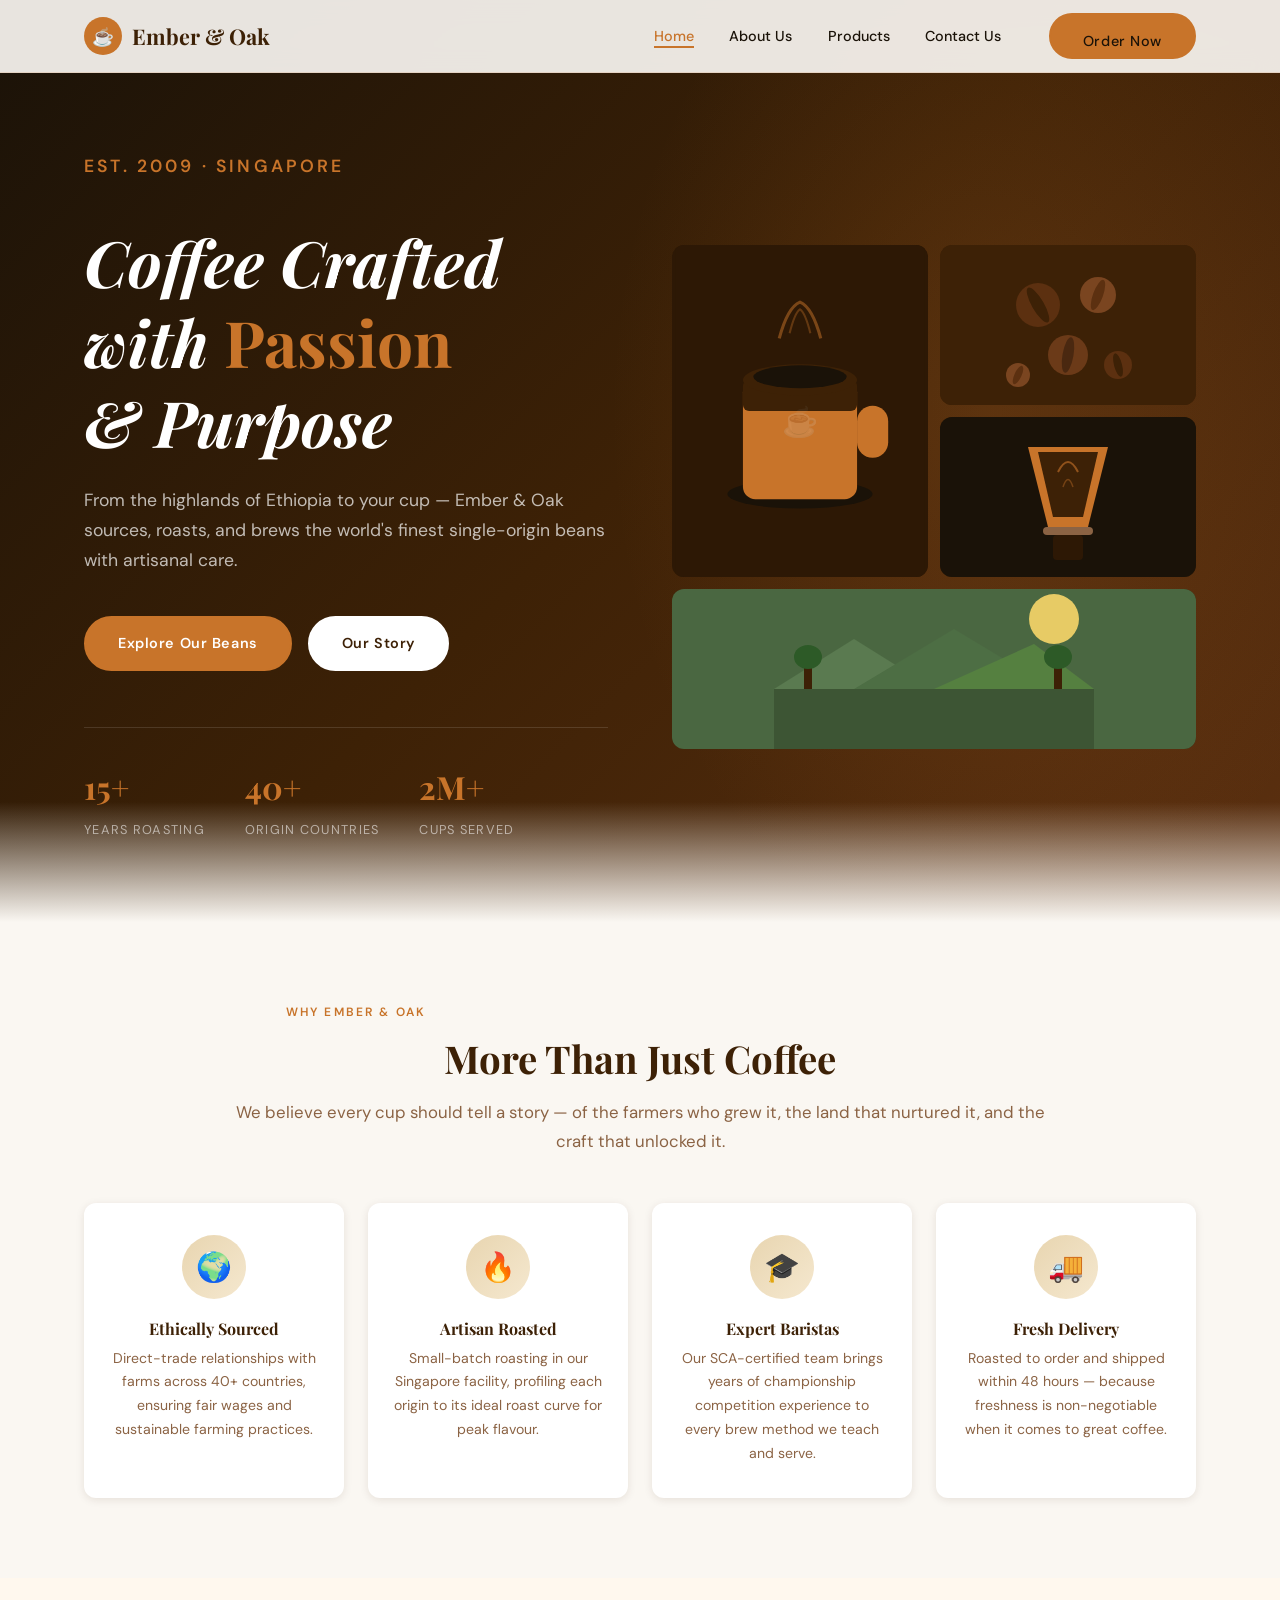
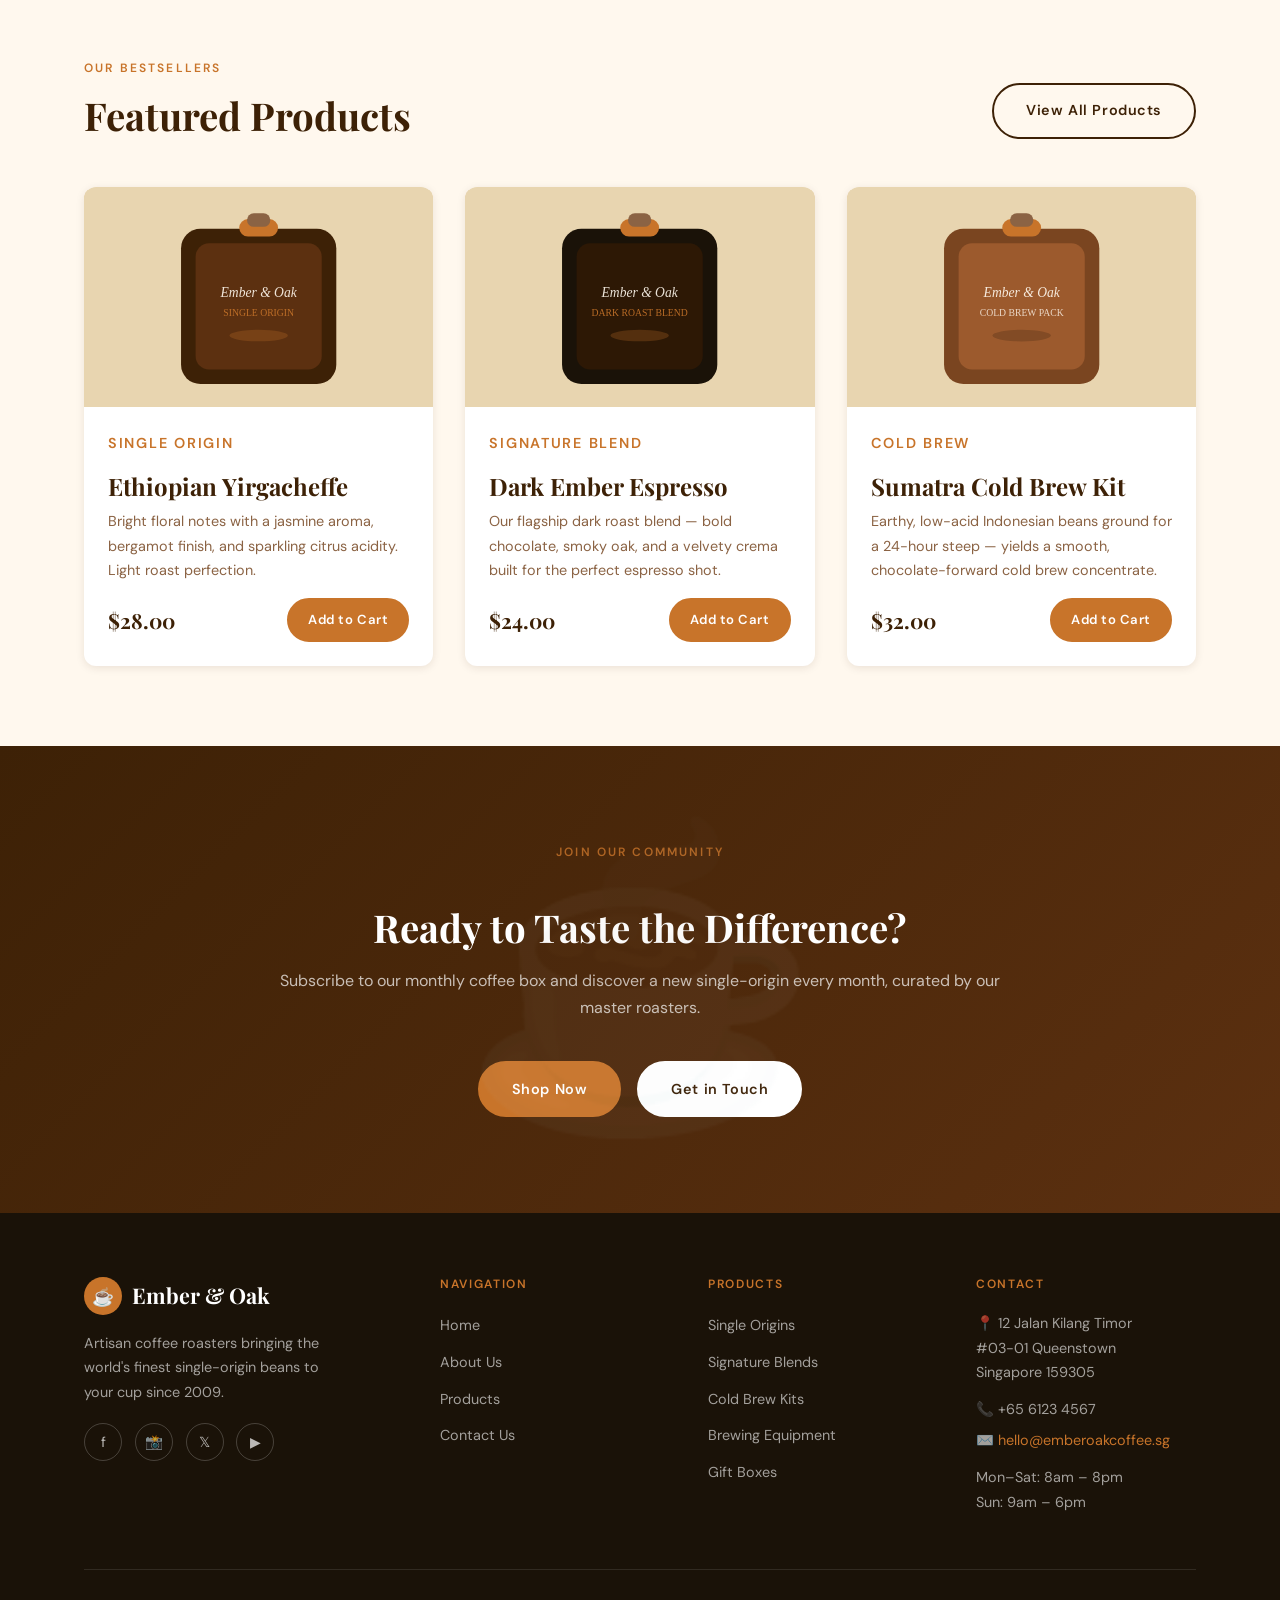
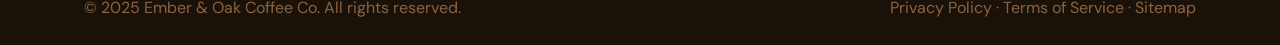
<file: index.html>
<!DOCTYPE html>
<html lang="en">
<head>
  <meta charset="UTF-8" />
  <meta name="viewport" content="width=device-width, initial-scale=1.0" />
  <title>Ember &amp; Oak Coffee Co. — Artisan Coffee Singapore</title>
  <link rel="stylesheet" href="style.css" />
</head>
<body>

  <!-- ╔══════════════════════════════╗
       ║         HEADER / NAV         ║
       ╚══════════════════════════════╝ -->
  <header class="site-header" id="siteHeader">
    <div class="wrapper header-inner">
      <a href="index.html" class="logo">
        <span class="logo-icon">☕</span>
        Ember &amp; Oak
      </a>
      <nav class="site-nav" aria-label="Main navigation">
        <ul>
          <li><a href="index.html" class="active">Home</a></li>
          <li><a href="aboutus.html">About Us</a></li>
          <li><a href="products.html">Products</a></li>
          <li><a href="contactus.html">Contact Us</a></li>
          <li><a href="contactus.html" class="btn btn-primary nav-cta">Order Now</a></li>
        </ul>
      </nav>
      <button class="hamburger" id="hamburger" aria-label="Toggle menu">
        <span></span><span></span><span></span>
      </button>
    </div>
  </header>

  <main>

    <!-- ══ HERO ══ -->
    <section class="home-hero">
      <div class="wrapper">
        <div class="hero-inner">
          <div class="hero-text">
            <p class="section-label">Est. 2009 · Singapore</p>
            <h1>Coffee Crafted<br>with <em>Passion</em><br>&amp; Purpose</h1>
            <p>From the highlands of Ethiopia to your cup — Ember &amp; Oak sources, roasts, and brews the world's finest single-origin beans with artisanal care.</p>
            <div class="hero-btns">
              <a href="products.html" class="btn btn-primary">Explore Our Beans</a>
              <a href="aboutus.html" class="btn btn-white">Our Story</a>
            </div>
            <div class="hero-stats">
              <div>
                <span class="stat-num">15+</span>
                <span class="stat-label">Years Roasting</span>
              </div>
              <div>
                <span class="stat-num">40+</span>
                <span class="stat-label">Origin Countries</span>
              </div>
              <div>
                <span class="stat-num">2M+</span>
                <span class="stat-label">Cups Served</span>
              </div>
            </div>
          </div>

          <!-- Illustrated mosaic (AI-generated SVG placeholder art) -->
          <div class="hero-visual" aria-hidden="true">
            <!-- Cup illustration -->
            <div class="hero-img tall">
              <svg viewBox="0 0 240 320" xmlns="http://www.w3.org/2000/svg" style="background:#2d1805">
                <rect width="240" height="320" fill="#2d1805"/>
                <ellipse cx="120" cy="240" rx="70" ry="14" fill="#1a1208"/>
                <rect x="65" y="130" width="110" height="115" rx="12" fill="#c8742a"/>
                <rect x="65" y="130" width="110" height="30" rx="6" fill="#3d2106"/>
                <rect x="175" y="155" width="30" height="50" rx="15" fill="#c8742a"/>
                <ellipse cx="120" cy="130" rx="55" ry="15" fill="#3d2106"/>
                <ellipse cx="120" cy="127" rx="45" ry="11" fill="#1a1208"/>
                <path d="M100 90 Q108 60 120 55 Q132 60 140 90" stroke="rgba(200,116,42,.5)" stroke-width="3" fill="none"/>
                <path d="M110 85 Q115 65 120 62 Q125 65 130 85" stroke="rgba(200,116,42,.35)" stroke-width="2" fill="none"/>
                <text x="120" y="180" text-anchor="middle" font-size="28" fill="rgba(255,248,238,.15)" font-family="Georgia">☕</text>
              </svg>
            </div>
            <!-- Coffee beans -->
            <div class="hero-img">
              <svg viewBox="0 0 160 160" xmlns="http://www.w3.org/2000/svg" style="background:#3d2106">
                <rect width="160" height="160" fill="#3d2106"/>
                <circle cx="50" cy="60" r="22" fill="#5c3010"/>
                <ellipse cx="50" cy="60" rx="6" ry="20" fill="#3d2106" transform="rotate(-30 50 60)"/>
                <circle cx="110" cy="50" r="18" fill="#7a4520"/>
                <ellipse cx="110" cy="50" rx="5" ry="16" fill="#5c3010" transform="rotate(20 110 50)"/>
                <circle cx="80" cy="110" r="20" fill="#6b3a18"/>
                <ellipse cx="80" cy="110" rx="5.5" ry="18" fill="#4a2810" transform="rotate(10 80 110)"/>
                <circle cx="130" cy="120" r="14" fill="#5c3010"/>
                <ellipse cx="130" cy="120" rx="4" ry="12" fill="#3d2106" transform="rotate(-15 130 120)"/>
                <circle cx="30" cy="130" r="12" fill="#7a4520"/>
                <ellipse cx="30" cy="130" rx="3.5" ry="10" fill="#5c3010" transform="rotate(25 30 130)"/>
              </svg>
            </div>
            <!-- Pour over -->
            <div class="hero-img">
              <svg viewBox="0 0 160 160" xmlns="http://www.w3.org/2000/svg" style="background:#1a1208">
                <rect width="160" height="160" fill="#1a1208"/>
                <polygon points="40,30 120,30 100,110 60,110" fill="#c8742a"/>
                <polygon points="50,35 110,35 95,100 65,100" fill="#3d2106"/>
                <rect x="55" y="110" width="50" height="8" rx="4" fill="#8b6344"/>
                <rect x="65" y="118" width="30" height="25" rx="4" fill="#2d1805"/>
                <path d="M70 55 Q80 35 90 55" stroke="rgba(200,116,42,.6)" stroke-width="2" fill="none"/>
                <path d="M75 70 Q80 55 85 70" stroke="rgba(200,116,42,.4)" stroke-width="1.5" fill="none"/>
              </svg>
            </div>
            <!-- Farm panorama -->
            <div class="hero-img span2">
              <svg viewBox="0 0 320 160" xmlns="http://www.w3.org/2000/svg" style="background:#4a6741">
                <rect width="320" height="160" fill="#4a6741"/>
                <rect y="100" width="320" height="60" fill="#3d5534"/>
                <polygon points="0,100 80,50 160,100" fill="#5a7a50"/>
                <polygon points="80,100 180,40 280,100" fill="#4d6e44"/>
                <polygon points="160,100 260,55 320,100" fill="#558040"/>
                <circle cx="280" cy="30" r="25" fill="#f9d66a" opacity=".9"/>
                <rect x="30" y="75" width="8" height="25" fill="#3d2106"/>
                <ellipse cx="34" cy="68" rx="14" ry="12" fill="#2d5a27"/>
                <rect x="280" y="75" width="8" height="25" fill="#3d2106"/>
                <ellipse cx="284" cy="68" rx="14" ry="12" fill="#2d5a27"/>
              </svg>
            </div>
          </div>
        </div>
      </div>
    </section>

    <!-- ══ WHY CHOOSE US ══ -->
    <section class="section">
      <div class="wrapper">
        <div style="text-align:center">
          <p class="section-label">Why Ember &amp; Oak</p>
          <h2 class="section-title">More Than Just Coffee</h2>
          <p class="section-sub" style="margin:0 auto 3rem">We believe every cup should tell a story — of the farmers who grew it, the land that nurtured it, and the craft that unlocked it.</p>
        </div>
        <div class="features-grid">
          <div class="feature-card fade-in">
            <div class="feature-icon">🌍</div>
            <h3>Ethically Sourced</h3>
            <p>Direct-trade relationships with farms across 40+ countries, ensuring fair wages and sustainable farming practices.</p>
          </div>
          <div class="feature-card fade-in">
            <div class="feature-icon">🔥</div>
            <h3>Artisan Roasted</h3>
            <p>Small-batch roasting in our Singapore facility, profiling each origin to its ideal roast curve for peak flavour.</p>
          </div>
          <div class="feature-card fade-in">
            <div class="feature-icon">🎓</div>
            <h3>Expert Baristas</h3>
            <p>Our SCA-certified team brings years of championship competition experience to every brew method we teach and serve.</p>
          </div>
          <div class="feature-card fade-in">
            <div class="feature-icon">🚚</div>
            <h3>Fresh Delivery</h3>
            <p>Roasted to order and shipped within 48 hours — because freshness is non-negotiable when it comes to great coffee.</p>
          </div>
        </div>
      </div>
    </section>

    <!-- ══ FEATURED PRODUCTS ══ -->
    <section class="section section--alt">
      <div class="wrapper">
        <div style="display:flex;align-items:flex-end;justify-content:space-between;flex-wrap:wrap;gap:1.5rem;margin-bottom:3rem">
          <div>
            <p class="section-label">Our Bestsellers</p>
            <h2 class="section-title" style="margin-bottom:0">Featured Products</h2>
          </div>
          <a href="products.html" class="btn btn-outline">View All Products</a>
        </div>
        <div class="product-grid">

          <article class="product-card fade-in">
            <div class="product-img">
              <svg viewBox="0 0 360 220" xmlns="http://www.w3.org/2000/svg" style="background:#e8d5b0">
                <rect width="360" height="220" fill="#e8d5b0"/>
                <!-- Bag shape -->
                <rect x="100" y="40" width="160" height="160" rx="20" fill="#3d2106"/>
                <rect x="115" y="55" width="130" height="130" rx="14" fill="#5c3010"/>
                <text x="180" y="110" text-anchor="middle" font-size="14" fill="rgba(255,248,238,.9)" font-family="Georgia" font-style="italic">Ember &amp; Oak</text>
                <text x="180" y="130" text-anchor="middle" font-size="10" fill="rgba(200,116,42,.9)" font-family="Georgia">SINGLE ORIGIN</text>
                <ellipse cx="180" cy="150" rx="30" ry="6" fill="rgba(200,116,42,.25)"/>
                <rect x="160" y="30" width="40" height="18" rx="9" fill="#c8742a"/>
                <rect x="168" y="24" width="24" height="14" rx="7" fill="#8b6344"/>
              </svg>
            </div>
            <div class="product-body">
              <p class="product-category">Single Origin</p>
              <h3>Ethiopian Yirgacheffe</h3>
              <p>Bright floral notes with a jasmine aroma, bergamot finish, and sparkling citrus acidity. Light roast perfection.</p>
              <div class="product-footer">
                <span class="price">$28.00</span>
                <a href="products.html" class="btn btn-primary" style="padding:.55rem 1.2rem;font-size:.82rem">Add to Cart</a>
              </div>
            </div>
          </article>

          <article class="product-card fade-in">
            <div class="product-img">
              <svg viewBox="0 0 360 220" xmlns="http://www.w3.org/2000/svg" style="background:#e8d5b0">
                <rect width="360" height="220" fill="#e8d5b0"/>
                <rect x="100" y="40" width="160" height="160" rx="20" fill="#1a1208"/>
                <rect x="115" y="55" width="130" height="130" rx="14" fill="#2d1805"/>
                <text x="180" y="110" text-anchor="middle" font-size="14" fill="rgba(255,248,238,.9)" font-family="Georgia" font-style="italic">Ember &amp; Oak</text>
                <text x="180" y="130" text-anchor="middle" font-size="10" fill="rgba(200,116,42,.9)" font-family="Georgia">DARK ROAST BLEND</text>
                <ellipse cx="180" cy="150" rx="30" ry="6" fill="rgba(200,116,42,.25)"/>
                <rect x="160" y="30" width="40" height="18" rx="9" fill="#c8742a"/>
                <rect x="168" y="24" width="24" height="14" rx="7" fill="#8b6344"/>
              </svg>
            </div>
            <div class="product-body">
              <p class="product-category">Signature Blend</p>
              <h3>Dark Ember Espresso</h3>
              <p>Our flagship dark roast blend — bold chocolate, smoky oak, and a velvety crema built for the perfect espresso shot.</p>
              <div class="product-footer">
                <span class="price">$24.00</span>
                <a href="products.html" class="btn btn-primary" style="padding:.55rem 1.2rem;font-size:.82rem">Add to Cart</a>
              </div>
            </div>
          </article>

          <article class="product-card fade-in">
            <div class="product-img">
              <svg viewBox="0 0 360 220" xmlns="http://www.w3.org/2000/svg" style="background:#e8d5b0">
                <rect width="360" height="220" fill="#e8d5b0"/>
                <rect x="100" y="40" width="160" height="160" rx="20" fill="#7a4520"/>
                <rect x="115" y="55" width="130" height="130" rx="14" fill="#9c5a2d"/>
                <text x="180" y="110" text-anchor="middle" font-size="14" fill="rgba(255,248,238,.9)" font-family="Georgia" font-style="italic">Ember &amp; Oak</text>
                <text x="180" y="130" text-anchor="middle" font-size="10" fill="rgba(255,248,238,.8)" font-family="Georgia">COLD BREW PACK</text>
                <ellipse cx="180" cy="150" rx="30" ry="6" fill="rgba(26,18,8,.2)"/>
                <rect x="160" y="30" width="40" height="18" rx="9" fill="#c8742a"/>
                <rect x="168" y="24" width="24" height="14" rx="7" fill="#8b6344"/>
              </svg>
            </div>
            <div class="product-body">
              <p class="product-category">Cold Brew</p>
              <h3>Sumatra Cold Brew Kit</h3>
              <p>Earthy, low-acid Indonesian beans ground for a 24-hour steep — yields a smooth, chocolate-forward cold brew concentrate.</p>
              <div class="product-footer">
                <span class="price">$32.00</span>
                <a href="products.html" class="btn btn-primary" style="padding:.55rem 1.2rem;font-size:.82rem">Add to Cart</a>
              </div>
            </div>
          </article>

        </div>
      </div>
    </section>

    <!-- ══ CTA BANNER ══ -->
    <section class="cta-banner">
      <div class="wrapper">
        <p class="section-label" style="color:rgba(200,116,42,.8)">Join Our Community</p>
        <h2>Ready to Taste the Difference?</h2>
        <p>Subscribe to our monthly coffee box and discover a new single-origin every month, curated by our master roasters.</p>
        <div style="display:flex;gap:1rem;justify-content:center;flex-wrap:wrap">
          <a href="products.html" class="btn btn-primary">Shop Now</a>
          <a href="contactus.html" class="btn btn-white">Get in Touch</a>
        </div>
      </div>
    </section>

  </main>

  <!-- ╔══════════════════════════════╗
       ║            FOOTER            ║
       ╚══════════════════════════════╝ -->
  <footer class="site-footer">
    <div class="wrapper">
      <div class="footer-grid">
        <div class="footer-brand">
          <a href="index.html" class="logo"><span class="logo-icon">☕</span> Ember &amp; Oak</a>
          <p>Artisan coffee roasters bringing the world's finest single-origin beans to your cup since 2009.</p>
          <div class="social-icons" style="margin-top:1.2rem">
            <a href="#" class="social-icon" aria-label="Facebook">f</a>
            <a href="#" class="social-icon" aria-label="Instagram">📸</a>
            <a href="#" class="social-icon" aria-label="Twitter">𝕏</a>
            <a href="#" class="social-icon" aria-label="YouTube">▶</a>
          </div>
        </div>
        <div class="footer-col">
          <h4>Navigation</h4>
          <ul>
            <li><a href="index.html">Home</a></li>
            <li><a href="aboutus.html">About Us</a></li>
            <li><a href="products.html">Products</a></li>
            <li><a href="contactus.html">Contact Us</a></li>
          </ul>
        </div>
        <div class="footer-col">
          <h4>Products</h4>
          <ul>
            <li><a href="products.html">Single Origins</a></li>
            <li><a href="products.html">Signature Blends</a></li>
            <li><a href="products.html">Cold Brew Kits</a></li>
            <li><a href="products.html">Brewing Equipment</a></li>
            <li><a href="products.html">Gift Boxes</a></li>
          </ul>
        </div>
        <div class="footer-col footer-contact">
          <h4>Contact</h4>
          <p>📍 12 Jalan Kilang Timor<br>#03-01 Queenstown<br>Singapore 159305</p>
          <p style="margin-top:.8rem">📞 +65 6123 4567</p>
          <p>✉️ <a href="mailto:hello@emberoakcoffee.sg">hello@emberoakcoffee.sg</a></p>
          <p style="margin-top:.8rem">Mon–Sat: 8am – 8pm<br>Sun: 9am – 6pm</p>
        </div>
      </div>
      <div class="footer-bottom">
        <p>© 2025 Ember &amp; Oak Coffee Co. All rights reserved.</p>
        <p>Privacy Policy · Terms of Service · Sitemap</p>
      </div>
    </div>
  </footer>

  <script>
    // Sticky header shadow on scroll
    const header = document.getElementById('siteHeader');
    window.addEventListener('scroll', () => {
      header.classList.toggle('scrolled', window.scrollY > 20);
    });

    // Intersection Observer — fade-in animation
    const io = new IntersectionObserver((entries) => {
      entries.forEach(e => { if (e.isIntersecting) { e.target.classList.add('visible'); io.unobserve(e.target); } });
    }, { threshold: 0.12 });
    document.querySelectorAll('.fade-in').forEach(el => io.observe(el));
  </script>
</body>
</html>
</file>
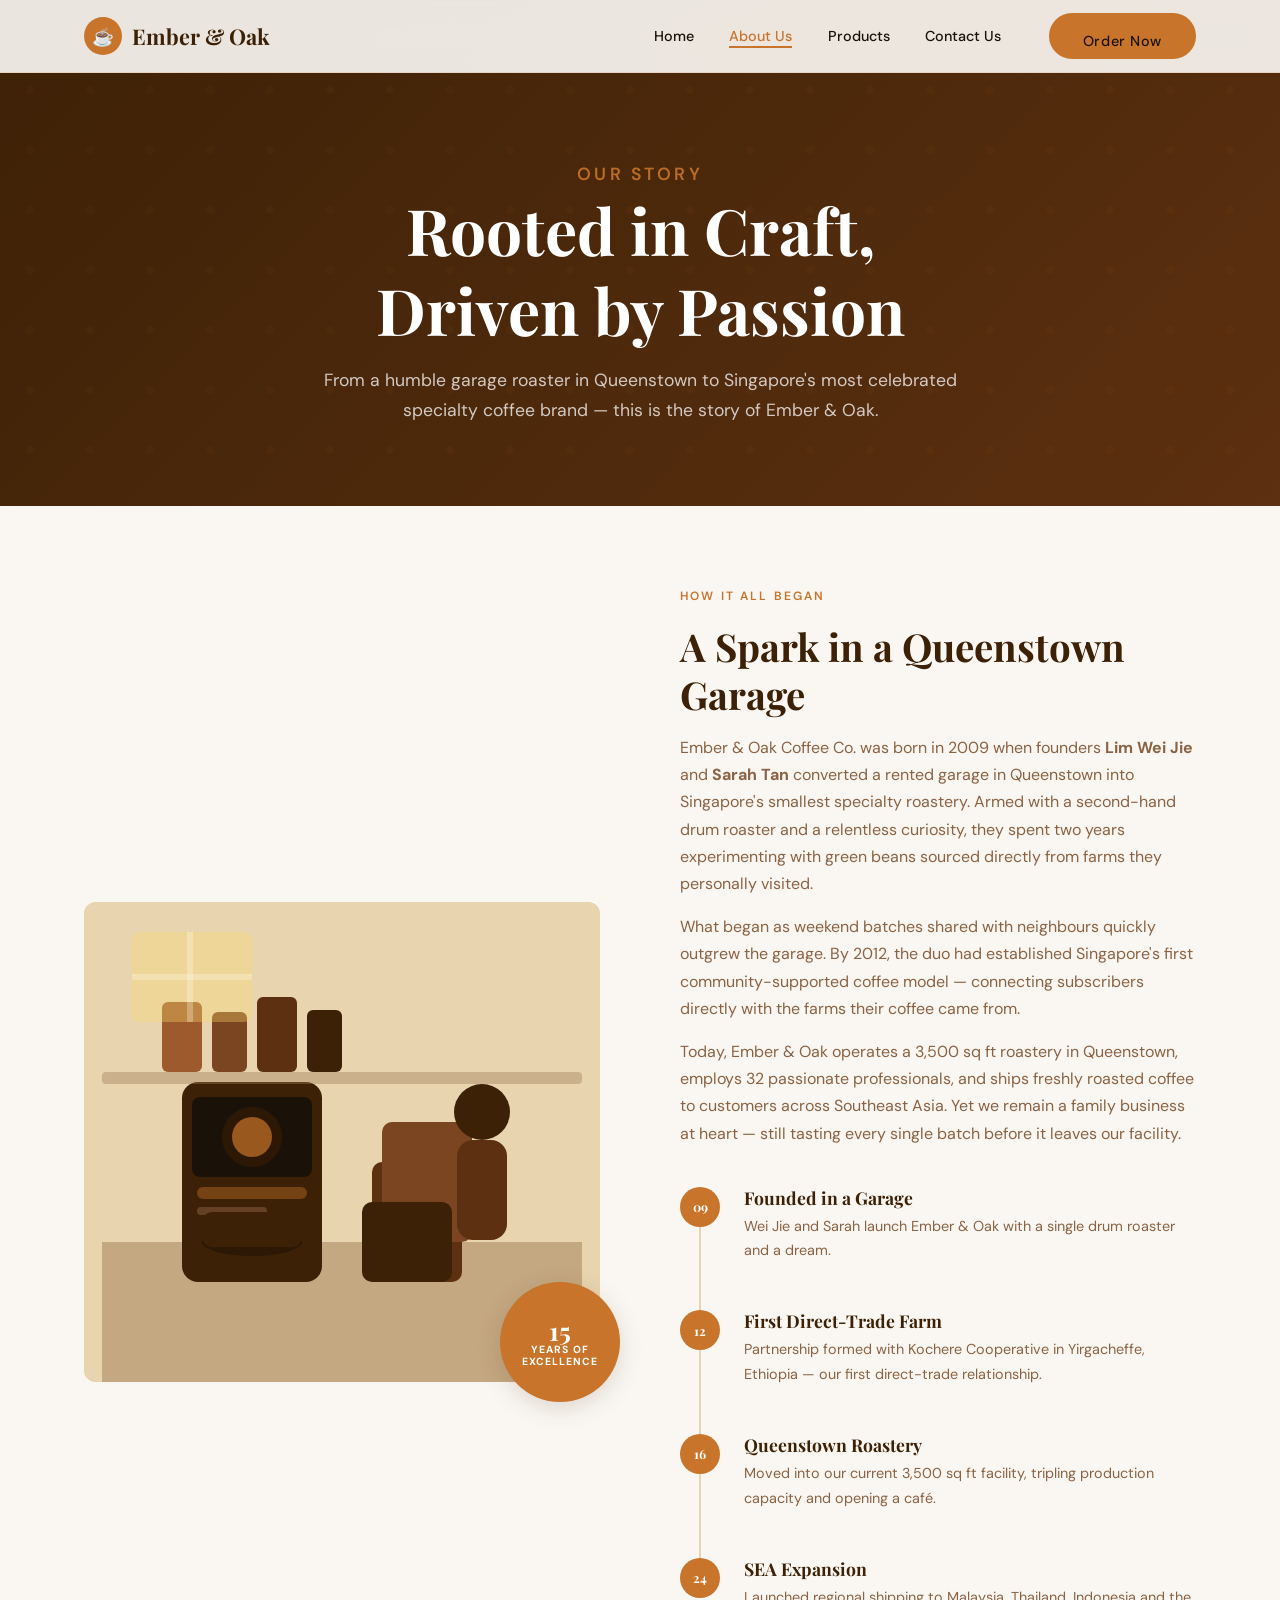
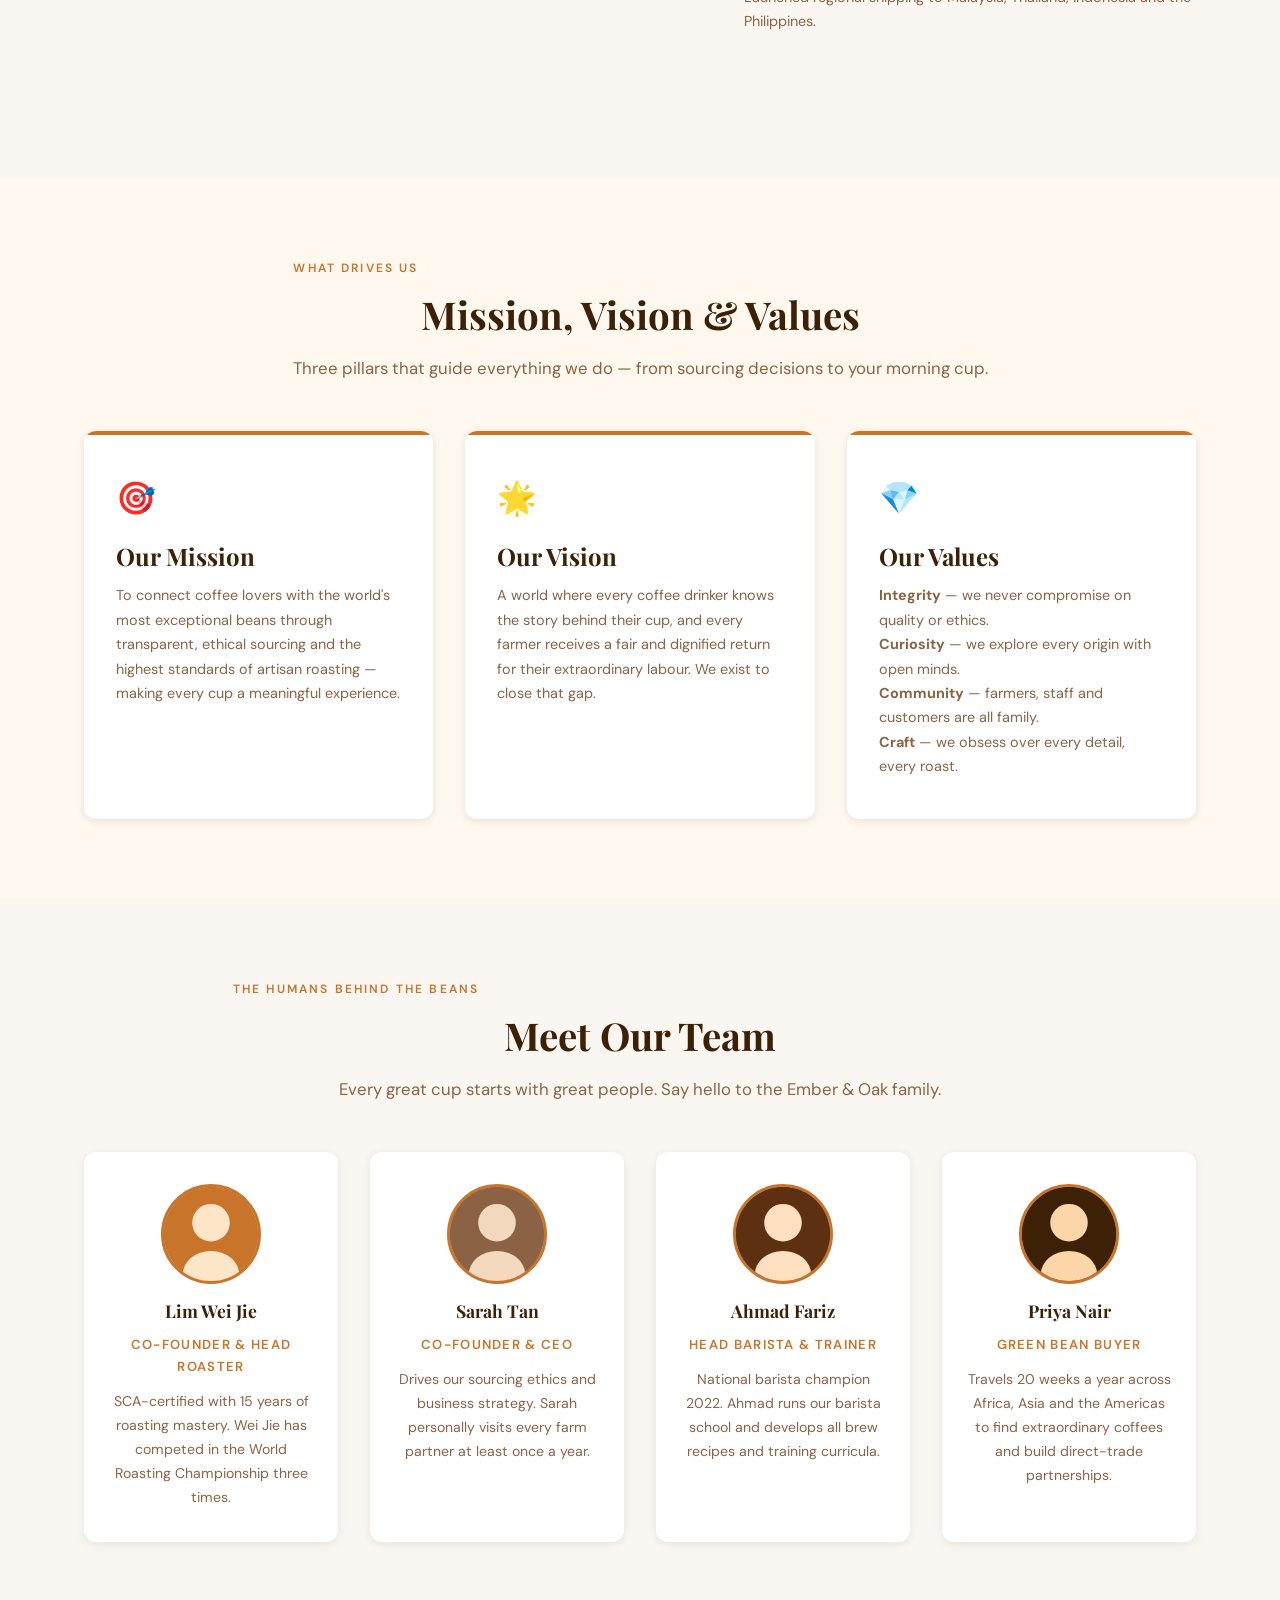
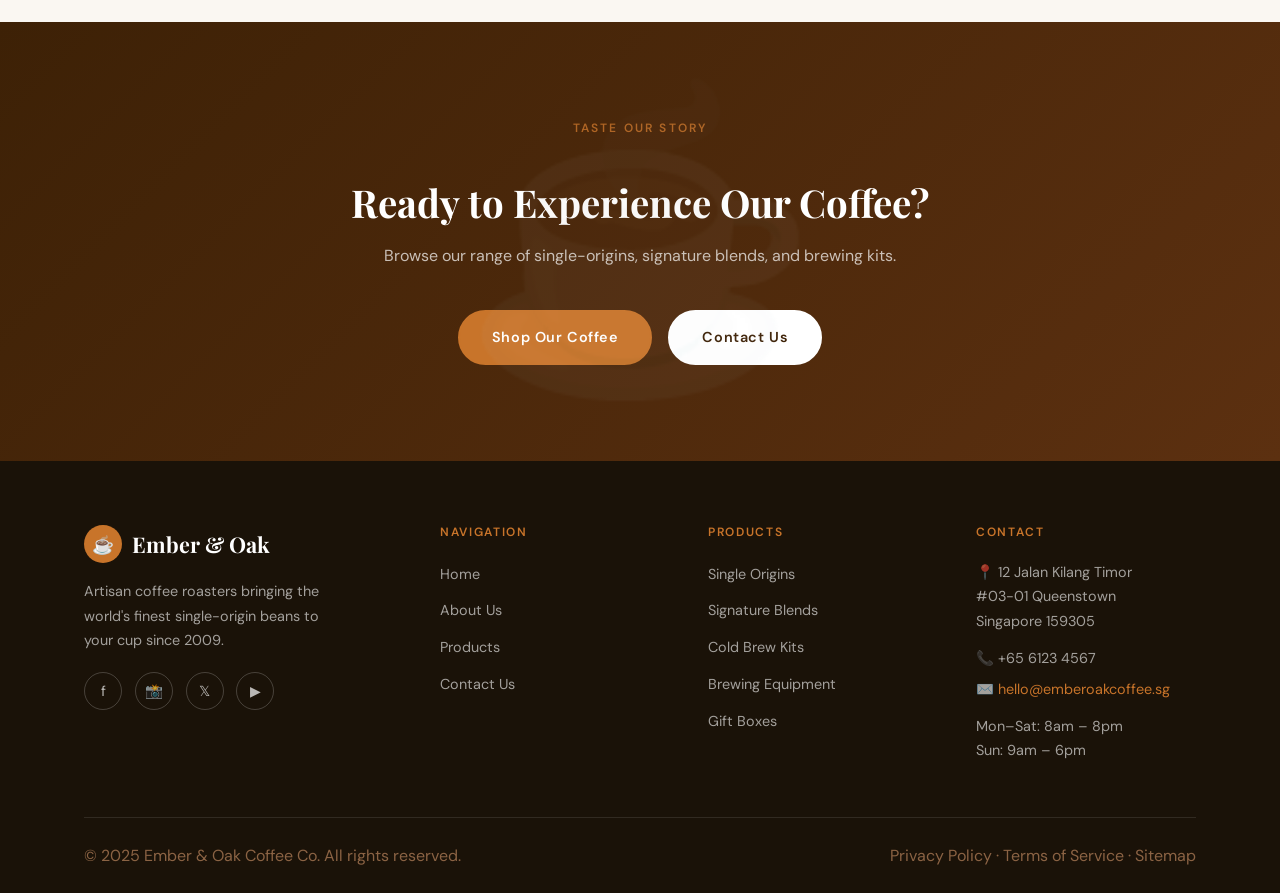
<file: aboutus.html>
<!DOCTYPE html>
<html lang="en">
<head>
  <meta charset="UTF-8" />
  <meta name="viewport" content="width=device-width, initial-scale=1.0" />
  <title>About Us — Ember &amp; Oak Coffee Co.</title>
  <link rel="stylesheet" href="style.css" />
</head>
<body>

  <!-- HEADER -->
  <header class="site-header" id="siteHeader">
    <div class="wrapper header-inner">
      <a href="index.html" class="logo">
        <span class="logo-icon">☕</span>
        Ember &amp; Oak
      </a>
      <nav class="site-nav" aria-label="Main navigation">
        <ul>
          <li><a href="index.html">Home</a></li>
          <li><a href="aboutus.html" class="active">About Us</a></li>
          <li><a href="products.html">Products</a></li>
          <li><a href="contactus.html">Contact Us</a></li>
          <li><a href="contactus.html" class="btn btn-primary nav-cta">Order Now</a></li>
        </ul>
      </nav>
      <button class="hamburger" id="hamburger" aria-label="Toggle menu">
        <span></span><span></span><span></span>
      </button>
    </div>
  </header>

  <main>

    <!-- PAGE HERO -->
    <section class="page-hero">
      <div class="wrapper page-hero-content">
        <p class="section-label">Our Story</p>
        <h1>Rooted in Craft,<br>Driven by Passion</h1>
        <p>From a humble garage roaster in Queenstown to Singapore's most celebrated specialty coffee brand — this is the story of Ember &amp; Oak.</p>
      </div>
    </section>

    <!-- OUR STORY -->
    <section class="section">
      <div class="wrapper">
        <div class="story-grid">
          <div class="story-img-wrap fade-in">
            <div class="story-img-main">
              <svg viewBox="0 0 480 480" xmlns="http://www.w3.org/2000/svg" style="background:#e8d5b0">
                <rect width="480" height="480" fill="#e8d5b0"/>
                <!-- Roastery interior scene -->
                <rect y="340" width="480" height="140" fill="#c4a882"/>
                <!-- Roaster machine -->
                <rect x="80" y="180" width="140" height="200" rx="16" fill="#3d2106"/>
                <rect x="90" y="195" width="120" height="80" rx="8" fill="#1a1208"/>
                <circle cx="150" cy="235" r="30" fill="#2d1805"/>
                <circle cx="150" cy="235" r="20" fill="#c8742a" opacity=".7"/>
                <rect x="95" y="285" width="110" height="12" rx="6" fill="#c8742a" opacity=".4"/>
                <rect x="95" y="305" width="70" height="8" rx="4" fill="#8b6344" opacity=".5"/>
                <!-- Drum -->
                <ellipse cx="150" cy="340" rx="50" ry="14" fill="#2d1805"/>
                <rect x="100" y="310" width="100" height="35" rx="10" fill="#3d2106"/>
                <!-- Bags stacked -->
                <rect x="270" y="260" width="90" height="120" rx="10" fill="#5c3010"/>
                <rect x="280" y="220" width="90" height="120" rx="10" fill="#7a4520"/>
                <rect x="260" y="300" width="90" height="80" rx="10" fill="#3d2106"/>
                <!-- Shelf -->
                <rect x="0" y="170" width="480" height="12" rx="4" fill="#9c7a55" opacity=".4"/>
                <rect x="60" y="100" width="40" height="70" rx="6" fill="#9c5a2d"/>
                <rect x="110" y="110" width="35" height="60" rx="6" fill="#7a4520"/>
                <rect x="155" y="95" width="40" height="75" rx="6" fill="#5c3010"/>
                <rect x="205" y="108" width="35" height="62" rx="6" fill="#3d2106"/>
                <!-- Person silhouette -->
                <circle cx="380" cy="210" r="28" fill="#3d2106"/>
                <rect x="355" y="238" width="50" height="100" rx="16" fill="#5c3010"/>
                <!-- Window with light -->
                <rect x="30" y="30" width="120" height="90" rx="8" fill="#f9d66a" opacity=".35"/>
                <rect x="85" y="30" width="6" height="90" fill="rgba(255,248,238,.3)"/>
                <rect x="30" y="72" width="120" height="6" fill="rgba(255,248,238,.3)"/>
              </svg>
            </div>
            <div class="story-badge">
              <span>15</span>
              <small>Years of<br>Excellence</small>
            </div>
          </div>

          <div class="story-text fade-in">
            <p class="section-label">How It All Began</p>
            <h2 class="section-title">A Spark in a Queenstown Garage</h2>
            <p>Ember &amp; Oak Coffee Co. was born in 2009 when founders <strong>Lim Wei Jie</strong> and <strong>Sarah Tan</strong> converted a rented garage in Queenstown into Singapore's smallest specialty roastery. Armed with a second-hand drum roaster and a relentless curiosity, they spent two years experimenting with green beans sourced directly from farms they personally visited.</p>
            <p>What began as weekend batches shared with neighbours quickly outgrew the garage. By 2012, the duo had established Singapore's first community-supported coffee model — connecting subscribers directly with the farms their coffee came from.</p>
            <p>Today, Ember &amp; Oak operates a 3,500 sq ft roastery in Queenstown, employs 32 passionate professionals, and ships freshly roasted coffee to customers across Southeast Asia. Yet we remain a family business at heart — still tasting every single batch before it leaves our facility.</p>

            <div class="timeline" style="margin-top:2.5rem">
              <div class="timeline-item">
                <div class="tl-dot">09</div>
                <div class="tl-content">
                  <h4>Founded in a Garage</h4>
                  <p>Wei Jie and Sarah launch Ember &amp; Oak with a single drum roaster and a dream.</p>
                </div>
              </div>
              <div class="timeline-item">
                <div class="tl-dot">12</div>
                <div class="tl-content">
                  <h4>First Direct-Trade Farm</h4>
                  <p>Partnership formed with Kochere Cooperative in Yirgacheffe, Ethiopia — our first direct-trade relationship.</p>
                </div>
              </div>
              <div class="timeline-item">
                <div class="tl-dot">16</div>
                <div class="tl-content">
                  <h4>Queenstown Roastery</h4>
                  <p>Moved into our current 3,500 sq ft facility, tripling production capacity and opening a café.</p>
                </div>
              </div>
              <div class="timeline-item">
                <div class="tl-dot">24</div>
                <div class="tl-content">
                  <h4>SEA Expansion</h4>
                  <p>Launched regional shipping to Malaysia, Thailand, Indonesia and the Philippines.</p>
                </div>
              </div>
            </div>
          </div>
        </div>
      </div>
    </section>

    <!-- MISSION / VISION / VALUES -->
    <section class="section section--alt">
      <div class="wrapper">
        <div style="text-align:center">
          <p class="section-label">What Drives Us</p>
          <h2 class="section-title">Mission, Vision &amp; Values</h2>
          <p class="section-sub" style="margin:0 auto 3rem">Three pillars that guide everything we do — from sourcing decisions to your morning cup.</p>
        </div>
        <div class="mvv-grid">
          <div class="mvv-card fade-in">
            <div class="mvv-icon">🎯</div>
            <h3>Our Mission</h3>
            <p>To connect coffee lovers with the world's most exceptional beans through transparent, ethical sourcing and the highest standards of artisan roasting — making every cup a meaningful experience.</p>
          </div>
          <div class="mvv-card fade-in">
            <div class="mvv-icon">🌟</div>
            <h3>Our Vision</h3>
            <p>A world where every coffee drinker knows the story behind their cup, and every farmer receives a fair and dignified return for their extraordinary labour. We exist to close that gap.</p>
          </div>
          <div class="mvv-card fade-in">
            <div class="mvv-icon">💎</div>
            <h3>Our Values</h3>
            <p><strong>Integrity</strong> — we never compromise on quality or ethics.<br><strong>Curiosity</strong> — we explore every origin with open minds.<br><strong>Community</strong> — farmers, staff and customers are all family.<br><strong>Craft</strong> — we obsess over every detail, every roast.</p>
          </div>
        </div>
      </div>
    </section>

    <!-- TEAM -->
    <section class="section">
      <div class="wrapper">
        <div style="text-align:center">
          <p class="section-label">The Humans Behind the Beans</p>
          <h2 class="section-title">Meet Our Team</h2>
          <p class="section-sub" style="margin:0 auto 3rem">Every great cup starts with great people. Say hello to the Ember &amp; Oak family.</p>
        </div>
        <div class="team-grid">
          <div class="team-card fade-in">
            <div class="team-avatar">
              <svg viewBox="0 0 100 100" xmlns="http://www.w3.org/2000/svg" style="background:#c8742a">
                <rect width="100" height="100" fill="#c8742a"/>
                <circle cx="50" cy="38" r="20" fill="#fde5c8"/>
                <rect x="20" y="68" width="60" height="50" rx="30" fill="#fde5c8"/>
              </svg>
            </div>
            <h4>Lim Wei Jie</h4>
            <p class="role">Co-Founder &amp; Head Roaster</p>
            <p>SCA-certified with 15 years of roasting mastery. Wei Jie has competed in the World Roasting Championship three times.</p>
          </div>
          <div class="team-card fade-in">
            <div class="team-avatar">
              <svg viewBox="0 0 100 100" xmlns="http://www.w3.org/2000/svg" style="background:#8b6344">
                <rect width="100" height="100" fill="#8b6344"/>
                <circle cx="50" cy="38" r="20" fill="#f2d9be"/>
                <rect x="20" y="68" width="60" height="50" rx="30" fill="#f2d9be"/>
              </svg>
            </div>
            <h4>Sarah Tan</h4>
            <p class="role">Co-Founder &amp; CEO</p>
            <p>Drives our sourcing ethics and business strategy. Sarah personally visits every farm partner at least once a year.</p>
          </div>
          <div class="team-card fade-in">
            <div class="team-avatar">
              <svg viewBox="0 0 100 100" xmlns="http://www.w3.org/2000/svg" style="background:#5c3010">
                <rect width="100" height="100" fill="#5c3010"/>
                <circle cx="50" cy="38" r="20" fill="#ffe0c0"/>
                <rect x="20" y="68" width="60" height="50" rx="30" fill="#ffe0c0"/>
              </svg>
            </div>
            <h4>Ahmad Fariz</h4>
            <p class="role">Head Barista &amp; Trainer</p>
            <p>National barista champion 2022. Ahmad runs our barista school and develops all brew recipes and training curricula.</p>
          </div>
          <div class="team-card fade-in">
            <div class="team-avatar">
              <svg viewBox="0 0 100 100" xmlns="http://www.w3.org/2000/svg" style="background:#3d2106">
                <rect width="100" height="100" fill="#3d2106"/>
                <circle cx="50" cy="38" r="20" fill="#fcd5a8"/>
                <rect x="20" y="68" width="60" height="50" rx="30" fill="#fcd5a8"/>
              </svg>
            </div>
            <h4>Priya Nair</h4>
            <p class="role">Green Bean Buyer</p>
            <p>Travels 20 weeks a year across Africa, Asia and the Americas to find extraordinary coffees and build direct-trade partnerships.</p>
          </div>
        </div>
      </div>
    </section>

    <!-- CTA -->
    <section class="cta-banner">
      <div class="wrapper">
        <p class="section-label" style="color:rgba(200,116,42,.8)">Taste Our Story</p>
        <h2>Ready to Experience Our Coffee?</h2>
        <p>Browse our range of single-origins, signature blends, and brewing kits.</p>
        <div style="display:flex;gap:1rem;justify-content:center;flex-wrap:wrap">
          <a href="products.html" class="btn btn-primary">Shop Our Coffee</a>
          <a href="contactus.html" class="btn btn-white">Contact Us</a>
        </div>
      </div>
    </section>

  </main>

  <!-- FOOTER -->
  <footer class="site-footer">
    <div class="wrapper">
      <div class="footer-grid">
        <div class="footer-brand">
          <a href="index.html" class="logo"><span class="logo-icon">☕</span> Ember &amp; Oak</a>
          <p>Artisan coffee roasters bringing the world's finest single-origin beans to your cup since 2009.</p>
          <div class="social-icons" style="margin-top:1.2rem">
            <a href="#" class="social-icon" aria-label="Facebook">f</a>
            <a href="#" class="social-icon" aria-label="Instagram">📸</a>
            <a href="#" class="social-icon" aria-label="Twitter">𝕏</a>
            <a href="#" class="social-icon" aria-label="YouTube">▶</a>
          </div>
        </div>
        <div class="footer-col">
          <h4>Navigation</h4>
          <ul>
            <li><a href="index.html">Home</a></li>
            <li><a href="aboutus.html">About Us</a></li>
            <li><a href="products.html">Products</a></li>
            <li><a href="contactus.html">Contact Us</a></li>
          </ul>
        </div>
        <div class="footer-col">
          <h4>Products</h4>
          <ul>
            <li><a href="products.html">Single Origins</a></li>
            <li><a href="products.html">Signature Blends</a></li>
            <li><a href="products.html">Cold Brew Kits</a></li>
            <li><a href="products.html">Brewing Equipment</a></li>
            <li><a href="products.html">Gift Boxes</a></li>
          </ul>
        </div>
        <div class="footer-col footer-contact">
          <h4>Contact</h4>
          <p>📍 12 Jalan Kilang Timor<br>#03-01 Queenstown<br>Singapore 159305</p>
          <p style="margin-top:.8rem">📞 +65 6123 4567</p>
          <p>✉️ <a href="mailto:hello@emberoakcoffee.sg">hello@emberoakcoffee.sg</a></p>
          <p style="margin-top:.8rem">Mon–Sat: 8am – 8pm<br>Sun: 9am – 6pm</p>
        </div>
      </div>
      <div class="footer-bottom">
        <p>© 2025 Ember &amp; Oak Coffee Co. All rights reserved.</p>
        <p>Privacy Policy · Terms of Service · Sitemap</p>
      </div>
    </div>
  </footer>

  <script>
    const header = document.getElementById('siteHeader');
    window.addEventListener('scroll', () => { header.classList.toggle('scrolled', window.scrollY > 20); });
    const io = new IntersectionObserver((entries) => {
      entries.forEach(e => { if (e.isIntersecting) { e.target.classList.add('visible'); io.unobserve(e.target); } });
    }, { threshold: 0.12 });
    document.querySelectorAll('.fade-in').forEach(el => io.observe(el));
  </script>
</body>
</html>
</file>
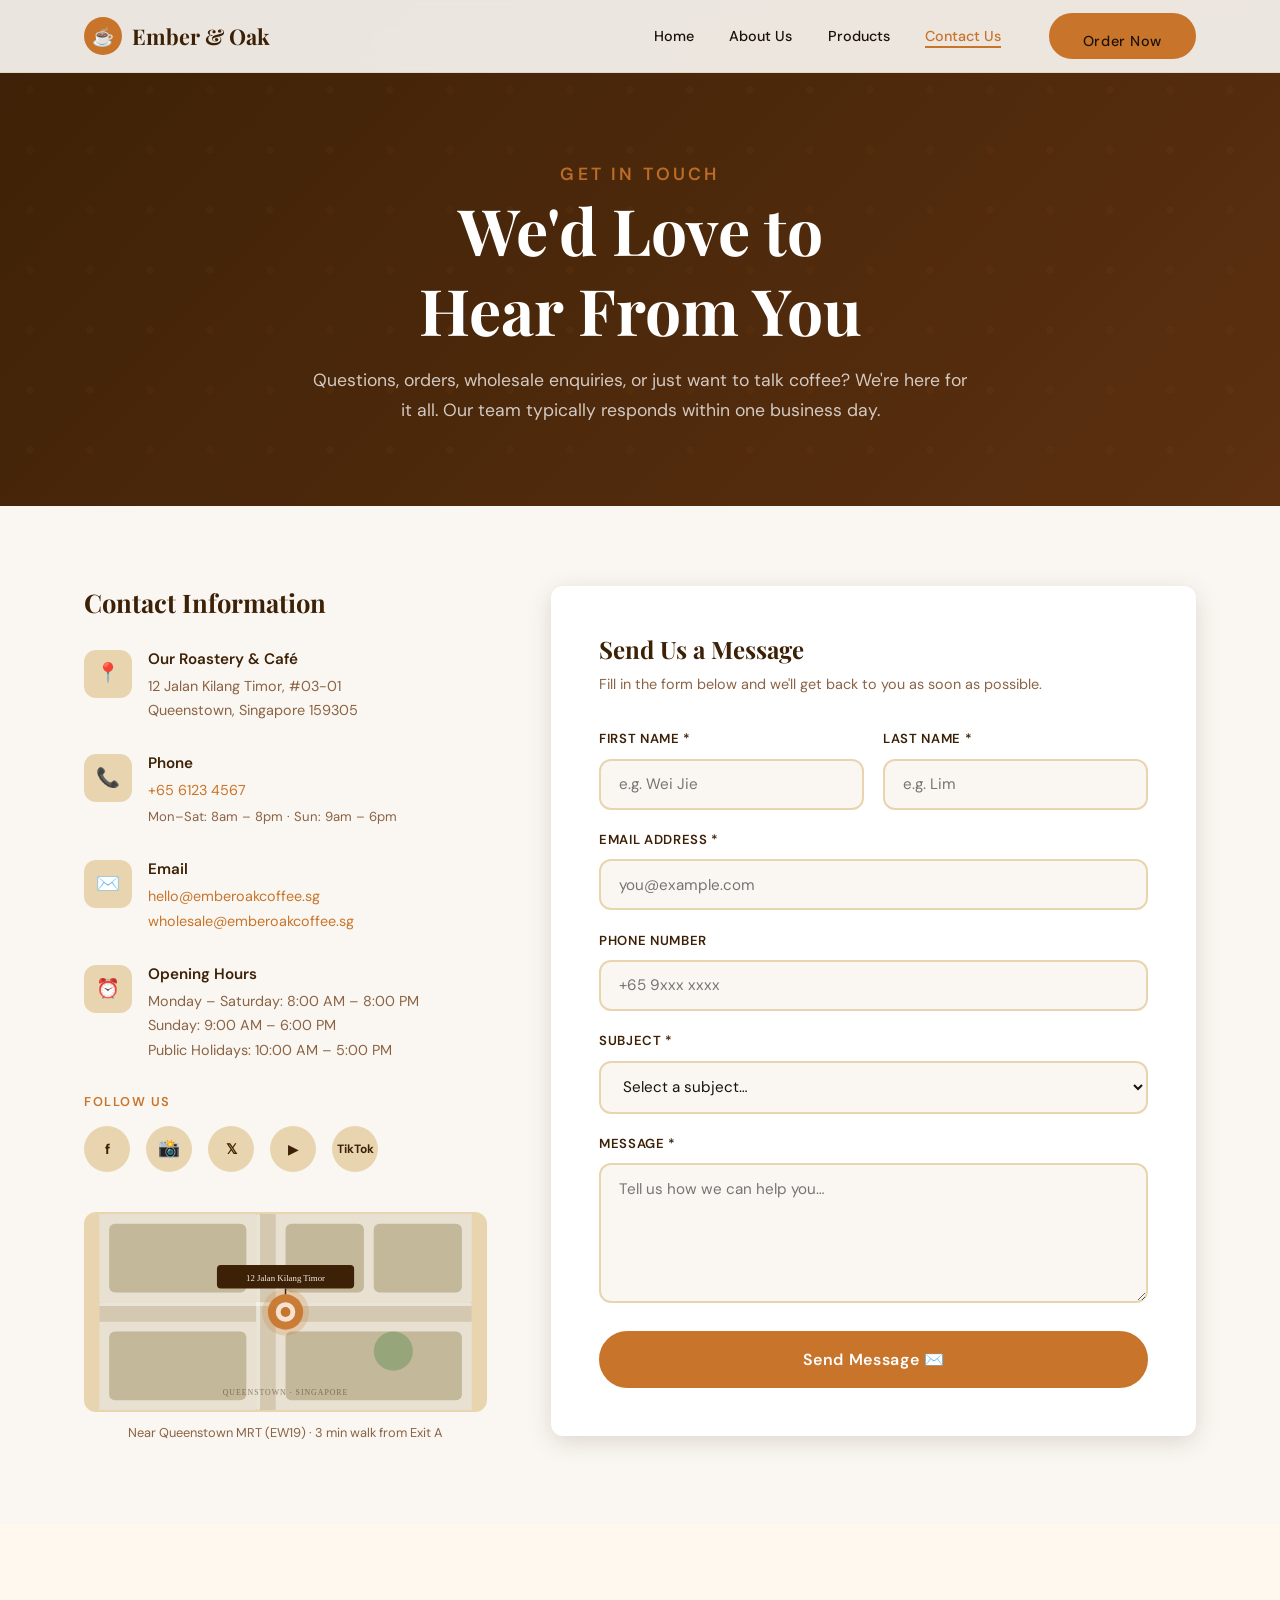
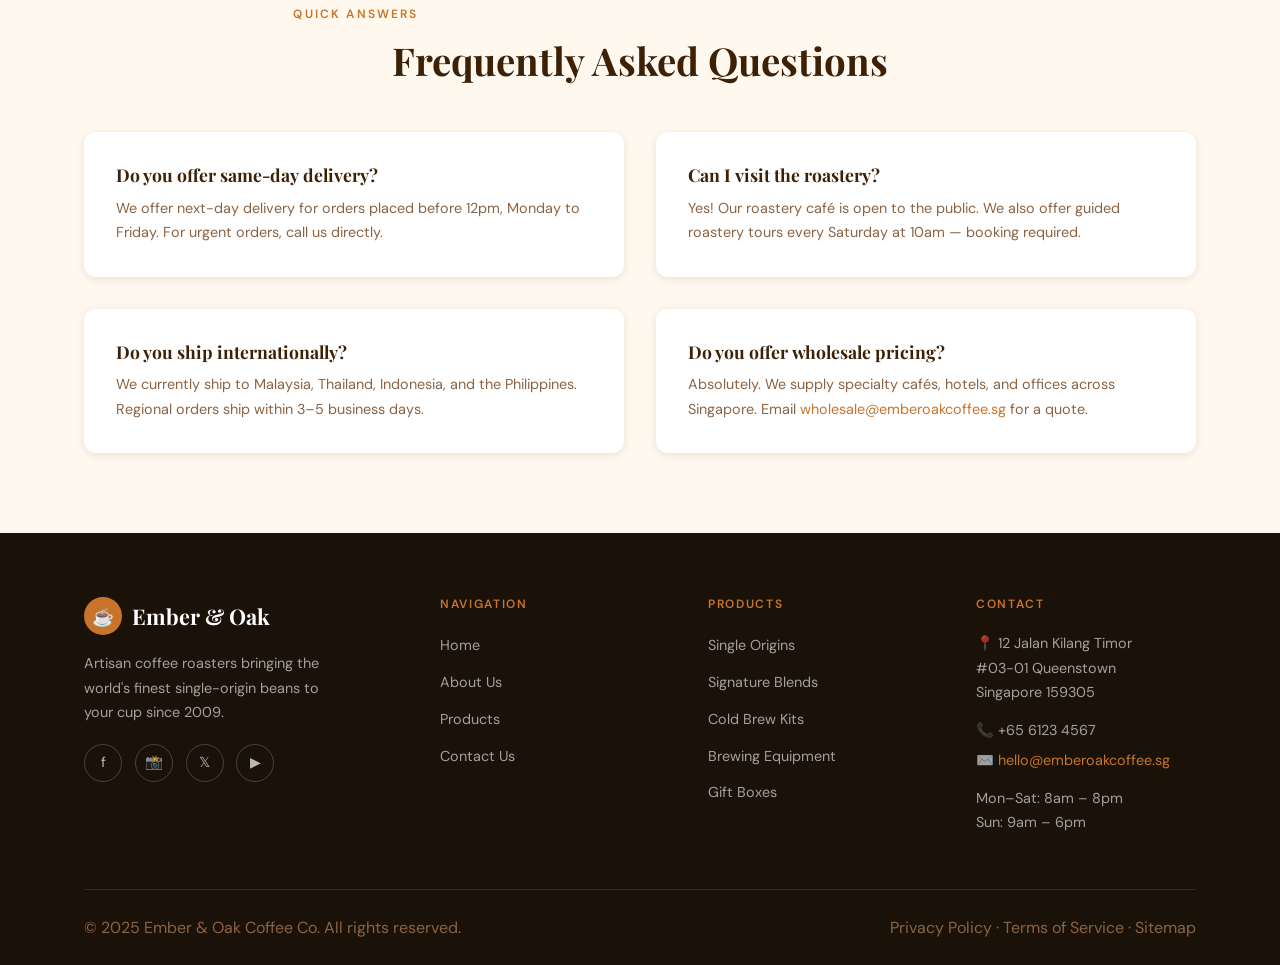
<file: contactus.html>
<!DOCTYPE html>
<html lang="en">
<head>
  <meta charset="UTF-8" />
  <meta name="viewport" content="width=device-width, initial-scale=1.0" />
  <title>Contact Us — Ember &amp; Oak Coffee Co.</title>
  <link rel="stylesheet" href="style.css" />
</head>
<body>

  <!-- HEADER -->
  <header class="site-header" id="siteHeader">
    <div class="wrapper header-inner">
      <a href="index.html" class="logo">
        <span class="logo-icon">☕</span>
        Ember &amp; Oak
      </a>
      <nav class="site-nav" aria-label="Main navigation">
        <ul>
          <li><a href="index.html">Home</a></li>
          <li><a href="aboutus.html">About Us</a></li>
          <li><a href="products.html">Products</a></li>
          <li><a href="contactus.html" class="active">Contact Us</a></li>
          <li><a href="contactus.html" class="btn btn-primary nav-cta">Order Now</a></li>
        </ul>
      </nav>
      <button class="hamburger" id="hamburger" aria-label="Toggle menu">
        <span></span><span></span><span></span>
      </button>
    </div>
  </header>

  <main>

    <!-- PAGE HERO -->
    <section class="page-hero">
      <div class="wrapper page-hero-content">
        <p class="section-label">Get in Touch</p>
        <h1>We'd Love to<br>Hear From You</h1>
        <p>Questions, orders, wholesale enquiries, or just want to talk coffee? We're here for it all. Our team typically responds within one business day.</p>
      </div>
    </section>

    <!-- CONTACT CONTENT -->
    <section class="section">
      <div class="wrapper">
        <div class="contact-grid">

          <!-- LEFT: Contact Info -->
          <div class="fade-in">
            <h3 style="font-family:var(--ff-display);color:var(--clr-primary);margin-bottom:2rem;font-size:1.6rem">Contact Information</h3>

            <div class="contact-item">
              <div class="contact-icon">📍</div>
              <div class="contact-item-text">
                <h4>Our Roastery &amp; Café</h4>
                <p>12 Jalan Kilang Timor, #03-01<br>Queenstown, Singapore 159305</p>
              </div>
            </div>

            <div class="contact-item">
              <div class="contact-icon">📞</div>
              <div class="contact-item-text">
                <h4>Phone</h4>
                <p><a href="tel:+6561234567">+65 6123 4567</a></p>
                <p style="font-size:.82rem;margin-top:.2rem">Mon–Sat: 8am – 8pm · Sun: 9am – 6pm</p>
              </div>
            </div>

            <div class="contact-item">
              <div class="contact-icon">✉️</div>
              <div class="contact-item-text">
                <h4>Email</h4>
                <p><a href="mailto:hello@emberoakcoffee.sg">hello@emberoakcoffee.sg</a></p>
                <p><a href="mailto:wholesale@emberoakcoffee.sg">wholesale@emberoakcoffee.sg</a></p>
              </div>
            </div>

            <div class="contact-item">
              <div class="contact-icon">⏰</div>
              <div class="contact-item-text">
                <h4>Opening Hours</h4>
                <p>Monday – Saturday: 8:00 AM – 8:00 PM<br>Sunday: 9:00 AM – 6:00 PM<br>Public Holidays: 10:00 AM – 5:00 PM</p>
              </div>
            </div>

            <!-- Social Media -->
            <div style="margin-top:2rem">
              <h4 style="font-family:var(--ff-body);font-size:.8rem;font-weight:600;letter-spacing:.12em;text-transform:uppercase;color:var(--clr-accent);margin-bottom:1rem">Follow Us</h4>
              <div class="social-icons" style="gap:1rem">
                <a href="https://facebook.com" target="_blank" rel="noopener" class="social-icon" aria-label="Facebook" style="width:46px;height:46px;background:var(--clr-warm);color:var(--clr-primary);border:none;font-weight:700">f</a>
                <a href="https://instagram.com" target="_blank" rel="noopener" class="social-icon" aria-label="Instagram" style="width:46px;height:46px;background:var(--clr-warm);color:var(--clr-primary);border:none;font-size:1.1rem">📸</a>
                <a href="https://twitter.com" target="_blank" rel="noopener" class="social-icon" aria-label="Twitter / X" style="width:46px;height:46px;background:var(--clr-warm);color:var(--clr-primary);border:none;font-weight:700">𝕏</a>
                <a href="https://youtube.com" target="_blank" rel="noopener" class="social-icon" aria-label="YouTube" style="width:46px;height:46px;background:var(--clr-warm);color:var(--clr-primary);border:none">▶</a>
                <a href="https://tiktok.com" target="_blank" rel="noopener" class="social-icon" aria-label="TikTok" style="width:46px;height:46px;background:var(--clr-warm);color:var(--clr-primary);border:none;font-size:.75rem;font-weight:700">TikTok</a>
              </div>
            </div>

            <!-- Map (embedded location illustration) -->
            <div class="map-embed" style="margin-top:2.5rem">
              <svg viewBox="0 0 380 200" xmlns="http://www.w3.org/2000/svg" style="width:100%;height:100%">
                <rect width="380" height="200" fill="#e8e0d0"/>
                <!-- Roads -->
                <rect y="90" width="380" height="20" fill="#d4c9b0"/>
                <rect x="160" width="20" height="200" fill="#d4c9b0"/>
                <rect y="90" width="380" height="4" rx="2" fill="#ffffff" opacity=".5"/>
                <rect x="160" width="4" height="200" rx="2" fill="#ffffff" opacity=".5"/>
                <!-- Blocks -->
                <rect x="10" y="10" width="140" height="70" rx="6" fill="#c4b89a"/>
                <rect x="10" y="120" width="140" height="70" rx="6" fill="#c4b89a"/>
                <rect x="190" y="10" width="80" height="70" rx="6" fill="#c4b89a"/>
                <rect x="280" y="10" width="90" height="70" rx="6" fill="#c4b89a"/>
                <rect x="190" y="120" width="180" height="70" rx="6" fill="#c4b89a"/>
                <!-- Marker -->
                <circle cx="190" cy="100" r="18" fill="#c8742a" opacity=".9"/>
                <circle cx="190" cy="100" r="10" fill="#ffffff"/>
                <circle cx="190" cy="100" r="5" fill="#c8742a"/>
                <!-- Pulse -->
                <circle cx="190" cy="100" r="24" fill="#c8742a" opacity=".2"/>
                <!-- Label -->
                <rect x="120" y="52" width="140" height="24" rx="4" fill="#3d2106"/>
                <text x="190" y="68" text-anchor="middle" font-size="9" fill="rgba(255,255,255,.9)" font-family="Georgia">12 Jalan Kilang Timor</text>
                <line x1="190" y1="76" x2="190" y2="82" stroke="#3d2106" stroke-width="1.5"/>
                <!-- Green areas -->
                <rect x="280" y="120" width="40" height="40" rx="20" fill="#7a9a68" opacity=".6"/>
                <text x="190" y="185" text-anchor="middle" font-size="8" fill="rgba(61,33,6,.5)" font-family="Georgia" letter-spacing="1">QUEENSTOWN · SINGAPORE</text>
              </svg>
            </div>
            <p style="font-size:.8rem;color:var(--clr-mid);margin-top:.6rem;text-align:center">
              Near Queenstown MRT (EW19) · 3 min walk from Exit A
            </p>
          </div>

          <!-- RIGHT: Contact Form -->
          <div class="contact-form-wrap fade-in">
            <h3>Send Us a Message</h3>
            <p>Fill in the form below and we'll get back to you as soon as possible.</p>

            <form id="contactForm" novalidate>
              <div class="form-row">
                <div class="form-group">
                  <label for="firstName">First Name *</label>
                  <input type="text" id="firstName" name="firstName" placeholder="e.g. Wei Jie" required />
                </div>
                <div class="form-group">
                  <label for="lastName">Last Name *</label>
                  <input type="text" id="lastName" name="lastName" placeholder="e.g. Lim" required />
                </div>
              </div>

              <div class="form-group">
                <label for="email">Email Address *</label>
                <input type="email" id="email" name="email" placeholder="you@example.com" required />
              </div>

              <div class="form-group">
                <label for="phone">Phone Number</label>
                <input type="tel" id="phone" name="phone" placeholder="+65 9xxx xxxx" />
              </div>

              <div class="form-group">
                <label for="subject">Subject *</label>
                <select id="subject" name="subject" required>
                  <option value="" disabled selected>Select a subject…</option>
                  <option value="order">Place an Order</option>
                  <option value="wholesale">Wholesale Enquiry</option>
                  <option value="subscription">Subscription Plans</option>
                  <option value="barista">Barista Training</option>
                  <option value="feedback">Feedback</option>
                  <option value="other">Other</option>
                </select>
              </div>

              <div class="form-group">
                <label for="message">Message *</label>
                <textarea id="message" name="message" placeholder="Tell us how we can help you…" required></textarea>
              </div>

              <button type="submit" class="btn btn-primary form-submit">
                Send Message ✉️
              </button>
            </form>

            <!-- Success message (hidden by default) -->
            <div id="successMsg" style="display:none;margin-top:1.5rem;padding:1.5rem;background:rgba(200,116,42,.1);border:2px solid var(--clr-accent);border-radius:var(--radius);text-align:center">
              <p style="font-size:1.5rem;margin-bottom:.5rem">☕</p>
              <h4 style="color:var(--clr-primary);margin-bottom:.4rem;font-family:var(--ff-display)">Message Sent!</h4>
              <p style="font-size:.9rem">Thank you for reaching out. We'll reply within one business day.</p>
            </div>
          </div>

        </div>
      </div>
    </section>

    <!-- FAQ Strip -->
    <section class="section section--alt">
      <div class="wrapper">
        <div style="text-align:center;margin-bottom:3rem">
          <p class="section-label">Quick Answers</p>
          <h2 class="section-title">Frequently Asked Questions</h2>
        </div>
        <div style="display:grid;grid-template-columns:repeat(2,1fr);gap:2rem">
          <div style="background:var(--clr-white);border-radius:var(--radius);padding:2rem;box-shadow:var(--shadow-sm)" class="fade-in">
            <h4 style="color:var(--clr-primary);margin-bottom:.6rem">Do you offer same-day delivery?</h4>
            <p style="font-size:.9rem">We offer next-day delivery for orders placed before 12pm, Monday to Friday. For urgent orders, call us directly.</p>
          </div>
          <div style="background:var(--clr-white);border-radius:var(--radius);padding:2rem;box-shadow:var(--shadow-sm)" class="fade-in">
            <h4 style="color:var(--clr-primary);margin-bottom:.6rem">Can I visit the roastery?</h4>
            <p style="font-size:.9rem">Yes! Our roastery café is open to the public. We also offer guided roastery tours every Saturday at 10am — booking required.</p>
          </div>
          <div style="background:var(--clr-white);border-radius:var(--radius);padding:2rem;box-shadow:var(--shadow-sm)" class="fade-in">
            <h4 style="color:var(--clr-primary);margin-bottom:.6rem">Do you ship internationally?</h4>
            <p style="font-size:.9rem">We currently ship to Malaysia, Thailand, Indonesia, and the Philippines. Regional orders ship within 3–5 business days.</p>
          </div>
          <div style="background:var(--clr-white);border-radius:var(--radius);padding:2rem;box-shadow:var(--shadow-sm)" class="fade-in">
            <h4 style="color:var(--clr-primary);margin-bottom:.6rem">Do you offer wholesale pricing?</h4>
            <p style="font-size:.9rem">Absolutely. We supply specialty cafés, hotels, and offices across Singapore. Email <a href="mailto:wholesale@emberoakcoffee.sg" style="color:var(--clr-accent)">wholesale@emberoakcoffee.sg</a> for a quote.</p>
          </div>
        </div>
      </div>
    </section>

  </main>

  <!-- FOOTER -->
  <footer class="site-footer">
    <div class="wrapper">
      <div class="footer-grid">
        <div class="footer-brand">
          <a href="index.html" class="logo"><span class="logo-icon">☕</span> Ember &amp; Oak</a>
          <p>Artisan coffee roasters bringing the world's finest single-origin beans to your cup since 2009.</p>
          <div class="social-icons" style="margin-top:1.2rem">
            <a href="#" class="social-icon" aria-label="Facebook">f</a>
            <a href="#" class="social-icon" aria-label="Instagram">📸</a>
            <a href="#" class="social-icon" aria-label="Twitter">𝕏</a>
            <a href="#" class="social-icon" aria-label="YouTube">▶</a>
          </div>
        </div>
        <div class="footer-col">
          <h4>Navigation</h4>
          <ul>
            <li><a href="index.html">Home</a></li>
            <li><a href="aboutus.html">About Us</a></li>
            <li><a href="products.html">Products</a></li>
            <li><a href="contactus.html">Contact Us</a></li>
          </ul>
        </div>
        <div class="footer-col">
          <h4>Products</h4>
          <ul>
            <li><a href="products.html">Single Origins</a></li>
            <li><a href="products.html">Signature Blends</a></li>
            <li><a href="products.html">Cold Brew Kits</a></li>
            <li><a href="products.html">Brewing Equipment</a></li>
            <li><a href="products.html">Gift Boxes</a></li>
          </ul>
        </div>
        <div class="footer-col footer-contact">
          <h4>Contact</h4>
          <p>📍 12 Jalan Kilang Timor<br>#03-01 Queenstown<br>Singapore 159305</p>
          <p style="margin-top:.8rem">📞 +65 6123 4567</p>
          <p>✉️ <a href="mailto:hello@emberoakcoffee.sg">hello@emberoakcoffee.sg</a></p>
          <p style="margin-top:.8rem">Mon–Sat: 8am – 8pm<br>Sun: 9am – 6pm</p>
        </div>
      </div>
      <div class="footer-bottom">
        <p>© 2025 Ember &amp; Oak Coffee Co. All rights reserved.</p>
        <p>Privacy Policy · Terms of Service · Sitemap</p>
      </div>
    </div>
  </footer>

  <script>
    const header = document.getElementById('siteHeader');
    window.addEventListener('scroll', () => { header.classList.toggle('scrolled', window.scrollY > 20); });

    // Form submission handler
    document.getElementById('contactForm').addEventListener('submit', function(e) {
      e.preventDefault();
      const form = this;
      const required = form.querySelectorAll('[required]');
      let valid = true;
      required.forEach(field => {
        field.style.borderColor = '';
        if (!field.value.trim()) {
          field.style.borderColor = '#e05252';
          valid = false;
        }
      });
      if (!valid) return;
      // Simulate send
      form.style.display = 'none';
      document.getElementById('successMsg').style.display = 'block';
    });

    const io = new IntersectionObserver((entries) => {
      entries.forEach(e => { if (e.isIntersecting) { e.target.classList.add('visible'); io.unobserve(e.target); } });
    }, { threshold: 0.1 });
    document.querySelectorAll('.fade-in').forEach(el => io.observe(el));
  </script>
</body>
</html>
</file>
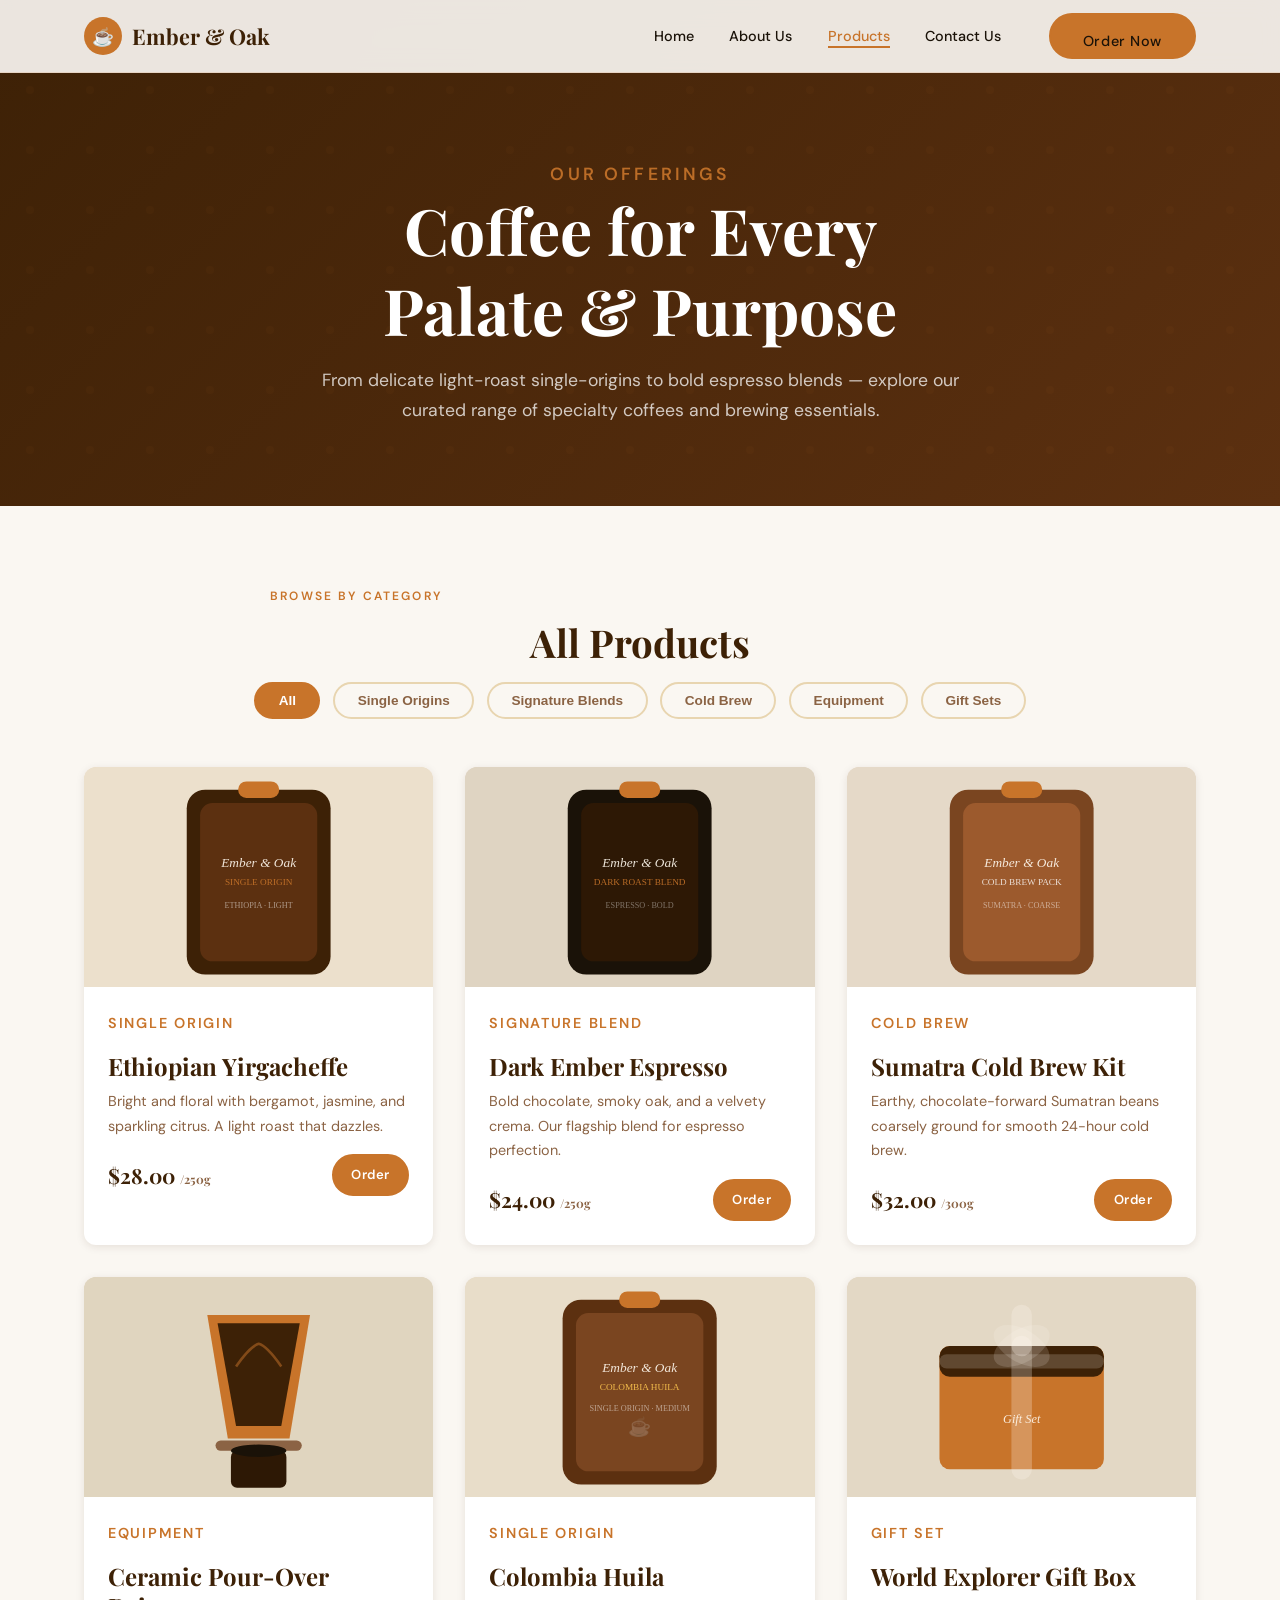
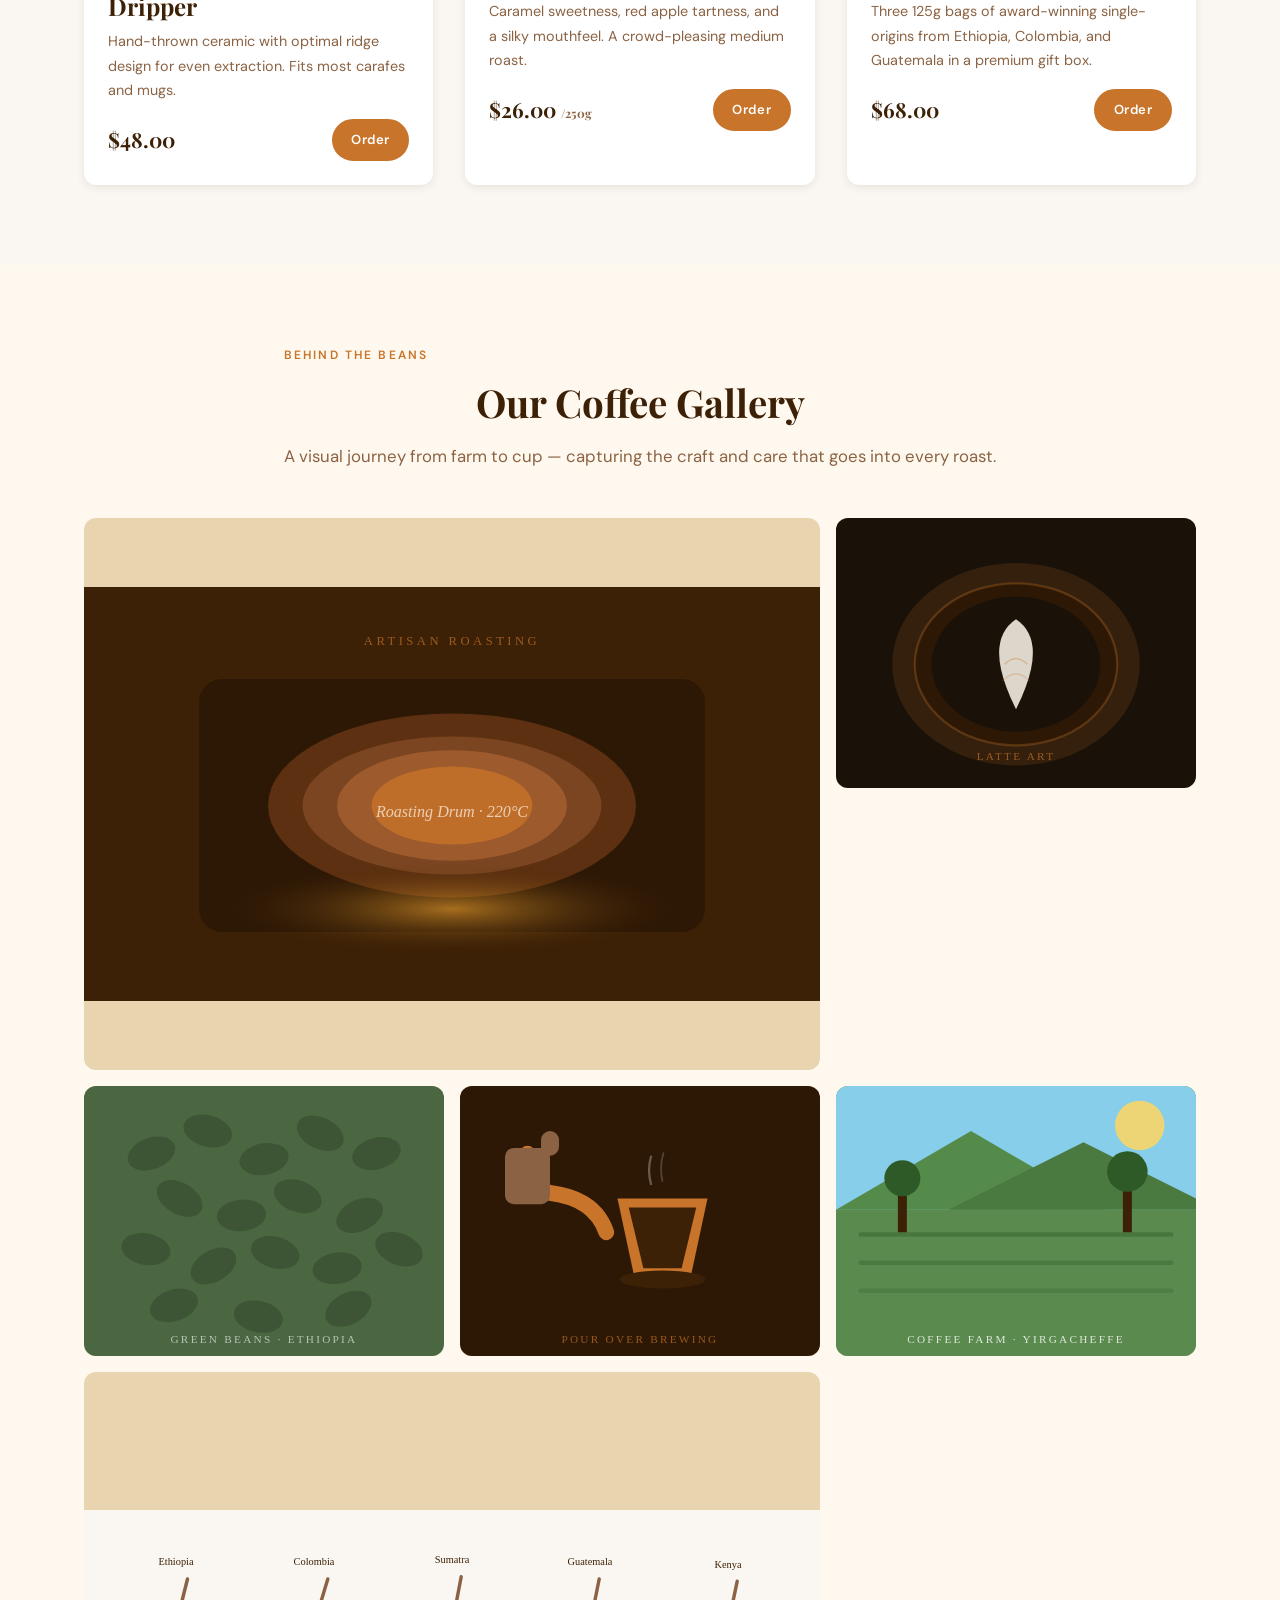
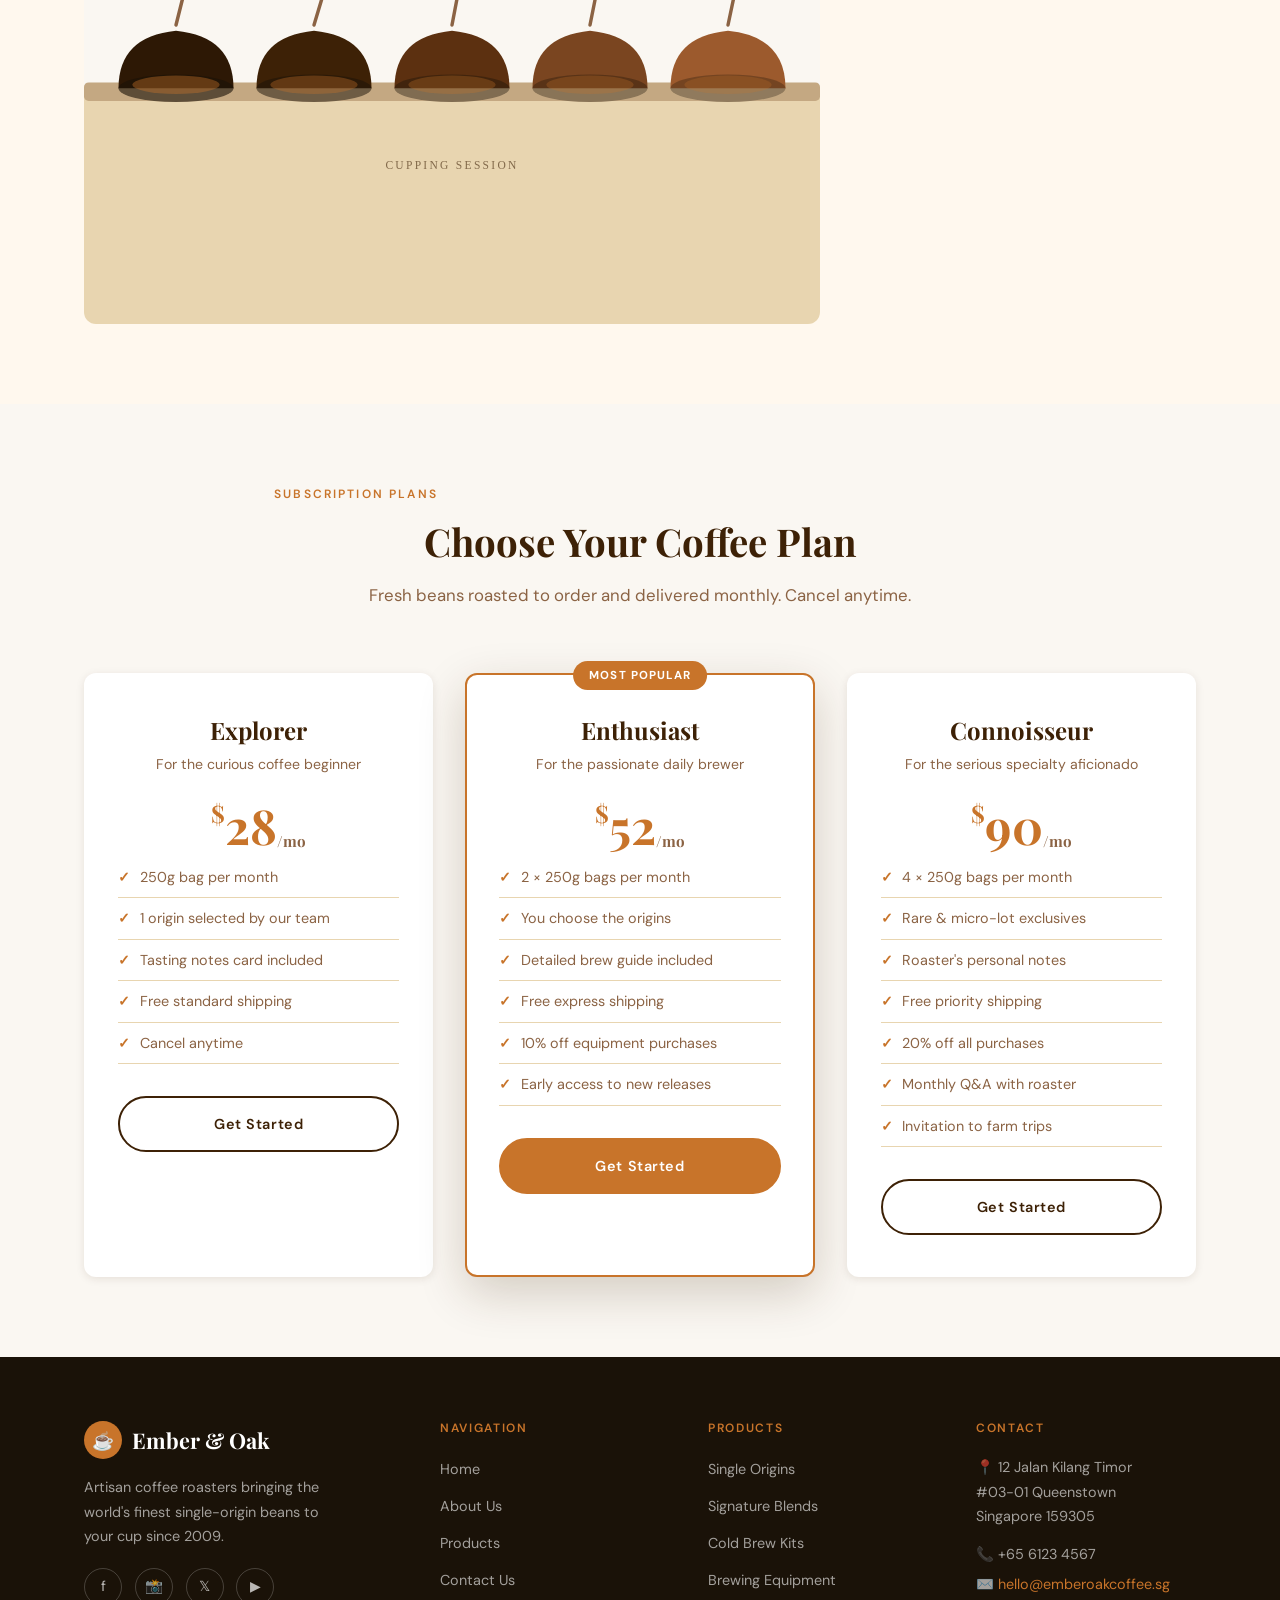
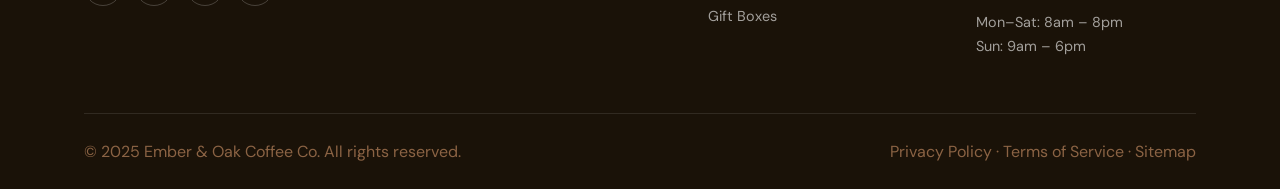
<file: products.html>
<!DOCTYPE html>
<html lang="en">
<head>
  <meta charset="UTF-8" />
  <meta name="viewport" content="width=device-width, initial-scale=1.0" />
  <title>Products — Ember &amp; Oak Coffee Co.</title>
  <link rel="stylesheet" href="style.css" />
</head>
<body>

  <!-- HEADER -->
  <header class="site-header" id="siteHeader">
    <div class="wrapper header-inner">
      <a href="index.html" class="logo">
        <span class="logo-icon">☕</span>
        Ember &amp; Oak
      </a>
      <nav class="site-nav" aria-label="Main navigation">
        <ul>
          <li><a href="index.html">Home</a></li>
          <li><a href="aboutus.html">About Us</a></li>
          <li><a href="products.html" class="active">Products</a></li>
          <li><a href="contactus.html">Contact Us</a></li>
          <li><a href="contactus.html" class="btn btn-primary nav-cta">Order Now</a></li>
        </ul>
      </nav>
      <button class="hamburger" id="hamburger" aria-label="Toggle menu">
        <span></span><span></span><span></span>
      </button>
    </div>
  </header>

  <main>

    <!-- PAGE HERO -->
    <section class="page-hero">
      <div class="wrapper page-hero-content">
        <p class="section-label">Our Offerings</p>
        <h1>Coffee for Every<br>Palate &amp; Purpose</h1>
        <p>From delicate light-roast single-origins to bold espresso blends — explore our curated range of specialty coffees and brewing essentials.</p>
      </div>
    </section>

    <!-- CATEGORIES & PRODUCTS -->
    <section class="section">
      <div class="wrapper">
        <div style="text-align:center;margin-bottom:1rem">
          <p class="section-label">Browse by Category</p>
          <h2 class="section-title">All Products</h2>
        </div>
        <div class="category-tabs" style="justify-content:center">
          <button class="cat-tab active">All</button>
          <button class="cat-tab">Single Origins</button>
          <button class="cat-tab">Signature Blends</button>
          <button class="cat-tab">Cold Brew</button>
          <button class="cat-tab">Equipment</button>
          <button class="cat-tab">Gift Sets</button>
        </div>

        <div class="products-full-grid">

          <!-- Product 1 -->
          <article class="product-card fade-in">
            <div class="product-img" style="background:#ece0cc">
              <svg viewBox="0 0 340 220" xmlns="http://www.w3.org/2000/svg">
                <rect width="340" height="220" fill="#ece0cc"/>
                <rect x="100" y="25" width="140" height="180" rx="18" fill="#3d2106"/>
                <rect x="113" y="38" width="114" height="154" rx="12" fill="#5c3010"/>
                <text x="170" y="100" text-anchor="middle" font-size="13" fill="rgba(255,248,238,.9)" font-family="Georgia" font-style="italic">Ember &amp; Oak</text>
                <text x="170" y="118" text-anchor="middle" font-size="9" fill="rgba(200,116,42,.9)" font-family="Georgia">SINGLE ORIGIN</text>
                <text x="170" y="140" text-anchor="middle" font-size="8" fill="rgba(255,255,255,.5)" font-family="Georgia">ETHIOPIA · LIGHT</text>
                <rect x="150" y="17" width="40" height="16" rx="8" fill="#c8742a"/>
              </svg>
            </div>
            <div class="product-body">
              <p class="product-category">Single Origin</p>
              <h3>Ethiopian Yirgacheffe</h3>
              <p>Bright and floral with bergamot, jasmine, and sparkling citrus. A light roast that dazzles.</p>
              <div class="product-footer">
                <span class="price">$28.00 <small style="font-size:.75rem;color:var(--clr-mid)">/250g</small></span>
                <a href="contactus.html" class="btn btn-primary" style="padding:.5rem 1.1rem;font-size:.82rem">Order</a>
              </div>
            </div>
          </article>

          <!-- Product 2 -->
          <article class="product-card fade-in">
            <div class="product-img" style="background:#dfd4c2">
              <svg viewBox="0 0 340 220" xmlns="http://www.w3.org/2000/svg">
                <rect width="340" height="220" fill="#dfd4c2"/>
                <rect x="100" y="25" width="140" height="180" rx="18" fill="#1a1208"/>
                <rect x="113" y="38" width="114" height="154" rx="12" fill="#2d1805"/>
                <text x="170" y="100" text-anchor="middle" font-size="13" fill="rgba(255,248,238,.9)" font-family="Georgia" font-style="italic">Ember &amp; Oak</text>
                <text x="170" y="118" text-anchor="middle" font-size="9" fill="rgba(200,116,42,.9)" font-family="Georgia">DARK ROAST BLEND</text>
                <text x="170" y="140" text-anchor="middle" font-size="8" fill="rgba(255,255,255,.4)" font-family="Georgia">ESPRESSO · BOLD</text>
                <rect x="150" y="17" width="40" height="16" rx="8" fill="#c8742a"/>
              </svg>
            </div>
            <div class="product-body">
              <p class="product-category">Signature Blend</p>
              <h3>Dark Ember Espresso</h3>
              <p>Bold chocolate, smoky oak, and a velvety crema. Our flagship blend for espresso perfection.</p>
              <div class="product-footer">
                <span class="price">$24.00 <small style="font-size:.75rem;color:var(--clr-mid)">/250g</small></span>
                <a href="contactus.html" class="btn btn-primary" style="padding:.5rem 1.1rem;font-size:.82rem">Order</a>
              </div>
            </div>
          </article>

          <!-- Product 3 -->
          <article class="product-card fade-in">
            <div class="product-img" style="background:#e5d9c8">
              <svg viewBox="0 0 340 220" xmlns="http://www.w3.org/2000/svg">
                <rect width="340" height="220" fill="#e5d9c8"/>
                <rect x="100" y="25" width="140" height="180" rx="18" fill="#7a4520"/>
                <rect x="113" y="38" width="114" height="154" rx="12" fill="#9c5a2d"/>
                <text x="170" y="100" text-anchor="middle" font-size="13" fill="rgba(255,248,238,.9)" font-family="Georgia" font-style="italic">Ember &amp; Oak</text>
                <text x="170" y="118" text-anchor="middle" font-size="9" fill="rgba(255,255,255,.8)" font-family="Georgia">COLD BREW PACK</text>
                <text x="170" y="140" text-anchor="middle" font-size="8" fill="rgba(255,255,255,.5)" font-family="Georgia">SUMATRA · COARSE</text>
                <rect x="150" y="17" width="40" height="16" rx="8" fill="#c8742a"/>
              </svg>
            </div>
            <div class="product-body">
              <p class="product-category">Cold Brew</p>
              <h3>Sumatra Cold Brew Kit</h3>
              <p>Earthy, chocolate-forward Sumatran beans coarsely ground for smooth 24-hour cold brew.</p>
              <div class="product-footer">
                <span class="price">$32.00 <small style="font-size:.75rem;color:var(--clr-mid)">/300g</small></span>
                <a href="contactus.html" class="btn btn-primary" style="padding:.5rem 1.1rem;font-size:.82rem">Order</a>
              </div>
            </div>
          </article>

          <!-- Product 4 -->
          <article class="product-card fade-in">
            <div class="product-img" style="background:#e0d5bf">
              <svg viewBox="0 0 340 220" xmlns="http://www.w3.org/2000/svg">
                <rect width="340" height="220" fill="#e0d5bf"/>
                <!-- Pour-over dripper illustration -->
                <polygon points="120,40 220,40 200,160 140,160" fill="#c8742a"/>
                <polygon points="130,48 210,48 192,148 148,148" fill="#3d2106"/>
                <rect x="128" y="162" width="84" height="10" rx="5" fill="#8b6344"/>
                <rect x="143" y="172" width="54" height="36" rx="6" fill="#2d1805"/>
                <ellipse cx="170" cy="172" rx="27" ry="6" fill="#1a1208"/>
                <path d="M148 90 Q162 70 170 68 Q178 70 192 90" stroke="rgba(200,116,42,.5)" stroke-width="2.5" fill="none"/>
              </svg>
            </div>
            <div class="product-body">
              <p class="product-category">Equipment</p>
              <h3>Ceramic Pour-Over Dripper</h3>
              <p>Hand-thrown ceramic with optimal ridge design for even extraction. Fits most carafes and mugs.</p>
              <div class="product-footer">
                <span class="price">$48.00</span>
                <a href="contactus.html" class="btn btn-primary" style="padding:.5rem 1.1rem;font-size:.82rem">Order</a>
              </div>
            </div>
          </article>

          <!-- Product 5 -->
          <article class="product-card fade-in">
            <div class="product-img" style="background:#e8ddc9">
              <svg viewBox="0 0 340 220" xmlns="http://www.w3.org/2000/svg">
                <rect width="340" height="220" fill="#e8ddc9"/>
                <rect x="95" y="25" width="150" height="180" rx="18" fill="#5c3010"/>
                <rect x="108" y="38" width="124" height="154" rx="12" fill="#7a4520"/>
                <text x="170" y="95" text-anchor="middle" font-size="13" fill="rgba(255,248,238,.9)" font-family="Georgia" font-style="italic">Ember &amp; Oak</text>
                <text x="170" y="113" text-anchor="middle" font-size="9" fill="rgba(255,200,80,.9)" font-family="Georgia">COLOMBIA HUILA</text>
                <text x="170" y="133" text-anchor="middle" font-size="8" fill="rgba(255,255,255,.5)" font-family="Georgia">SINGLE ORIGIN · MEDIUM</text>
                <text x="170" y="155" text-anchor="middle" font-size="18" fill="rgba(255,248,238,.2)">☕</text>
                <rect x="150" y="17" width="40" height="16" rx="8" fill="#c8742a"/>
              </svg>
            </div>
            <div class="product-body">
              <p class="product-category">Single Origin</p>
              <h3>Colombia Huila</h3>
              <p>Caramel sweetness, red apple tartness, and a silky mouthfeel. A crowd-pleasing medium roast.</p>
              <div class="product-footer">
                <span class="price">$26.00 <small style="font-size:.75rem;color:var(--clr-mid)">/250g</small></span>
                <a href="contactus.html" class="btn btn-primary" style="padding:.5rem 1.1rem;font-size:.82rem">Order</a>
              </div>
            </div>
          </article>

          <!-- Product 6 -->
          <article class="product-card fade-in">
            <div class="product-img" style="background:#e3d8c5">
              <svg viewBox="0 0 340 220" xmlns="http://www.w3.org/2000/svg">
                <rect width="340" height="220" fill="#e3d8c5"/>
                <!-- Gift box -->
                <rect x="90" y="70" width="160" height="120" rx="10" fill="#c8742a"/>
                <rect x="90" y="70" width="160" height="30" rx="10" fill="#3d2106"/>
                <rect x="160" y="30" width="20" height="170" rx="10" fill="#fff8ee" opacity=".25"/>
                <rect x="90" y="78" width="160" height="14" rx="7" fill="#fff8ee" opacity=".18"/>
                <!-- Bow -->
                <ellipse cx="170" cy="70" rx="30" ry="16" fill="#fff8ee" opacity=".15" transform="rotate(-30 170 70)"/>
                <ellipse cx="170" cy="70" rx="30" ry="16" fill="#fff8ee" opacity=".15" transform="rotate(30 170 70)"/>
                <circle cx="170" cy="70" r="10" fill="#fff8ee" opacity=".25"/>
                <text x="170" y="145" text-anchor="middle" font-size="12" fill="rgba(255,248,238,.9)" font-family="Georgia" font-style="italic">Gift Set</text>
              </svg>
            </div>
            <div class="product-body">
              <p class="product-category">Gift Set</p>
              <h3>World Explorer Gift Box</h3>
              <p>Three 125g bags of award-winning single-origins from Ethiopia, Colombia, and Guatemala in a premium gift box.</p>
              <div class="product-footer">
                <span class="price">$68.00</span>
                <a href="contactus.html" class="btn btn-primary" style="padding:.5rem 1.1rem;font-size:.82rem">Order</a>
              </div>
            </div>
          </article>

        </div>
      </div>
    </section>

    <!-- PHOTO GALLERY (min 6 images) -->
    <section class="section section--alt">
      <div class="wrapper">
        <div style="text-align:center">
          <p class="section-label">Behind the Beans</p>
          <h2 class="section-title">Our Coffee Gallery</h2>
          <p class="section-sub" style="margin:0 auto 3rem">A visual journey from farm to cup — capturing the craft and care that goes into every roast.</p>
        </div>
        <div class="gallery-grid">

          <!-- Gallery image 1 — large -->
          <div class="gallery-item large fade-in" role="img" aria-label="Coffee roasting drum in action">
            <svg viewBox="0 0 640 360" xmlns="http://www.w3.org/2000/svg" style="width:100%;height:100%">
              <rect width="640" height="360" fill="#3d2106"/>
              <rect x="100" y="80" width="440" height="220" rx="20" fill="#2d1805"/>
              <ellipse cx="320" cy="190" rx="160" ry="80" fill="#5c3010"/>
              <ellipse cx="320" cy="190" rx="130" ry="60" fill="#7a4520"/>
              <!-- Glowing drum -->
              <ellipse cx="320" cy="190" rx="100" ry="48" fill="#9c5a2d"/>
              <ellipse cx="320" cy="190" rx="70" ry="34" fill="#c8742a" opacity=".8"/>
              <!-- Heat glow -->
              <radialGradient id="g1" cx="50%" cy="50%" r="50%">
                <stop offset="0%" stop-color="#f9a830" stop-opacity=".6"/>
                <stop offset="100%" stop-color="#3d2106" stop-opacity="0"/>
              </radialGradient>
              <ellipse cx="320" cy="280" rx="200" ry="40" fill="url(#g1)"/>
              <text x="320" y="200" text-anchor="middle" font-size="14" fill="rgba(255,248,238,.7)" font-family="Georgia" font-style="italic">Roasting Drum · 220°C</text>
              <text x="320" y="50" text-anchor="middle" font-size="11" fill="rgba(200,116,42,.7)" font-family="Georgia" letter-spacing="3">ARTISAN ROASTING</text>
            </svg>
          </div>

          <!-- Gallery image 2 -->
          <div class="gallery-item fade-in" role="img" aria-label="Latte art close up">
            <svg viewBox="0 0 320 240" xmlns="http://www.w3.org/2000/svg" style="width:100%;height:100%">
              <rect width="320" height="240" fill="#1a1208"/>
              <ellipse cx="160" cy="130" rx="110" ry="90" fill="#c8742a" opacity=".15"/>
              <ellipse cx="160" cy="130" rx="90" ry="72" fill="#2d1805"/>
              <ellipse cx="160" cy="130" rx="75" ry="60" fill="#1a1208"/>
              <!-- Latte art leaf -->
              <path d="M160 90 Q190 110 160 170 Q130 110 160 90" fill="rgba(255,248,238,.85)"/>
              <path d="M150 130 Q160 120 170 130" stroke="rgba(200,116,42,.4)" stroke-width="1" fill="none"/>
              <path d="M148 145 Q160 132 172 145" stroke="rgba(200,116,42,.3)" stroke-width="1" fill="none"/>
              <ellipse cx="160" cy="130" rx="90" ry="72" fill="none" stroke="rgba(200,116,42,.3)" stroke-width="2"/>
              <text x="160" y="215" text-anchor="middle" font-size="10" fill="rgba(200,116,42,.7)" font-family="Georgia" letter-spacing="2">LATTE ART</text>
            </svg>
          </div>

          <!-- Gallery image 3 -->
          <div class="gallery-item fade-in" role="img" aria-label="Green coffee beans from Ethiopia">
            <svg viewBox="0 0 320 240" xmlns="http://www.w3.org/2000/svg" style="width:100%;height:100%">
              <rect width="320" height="240" fill="#4a6741"/>
              <!-- Many green beans -->
              <g fill="#3d5534">
                <ellipse cx="60" cy="60" rx="22" ry="14" transform="rotate(-20 60 60)"/>
                <ellipse cx="110" cy="40" rx="22" ry="14" transform="rotate(15 110 40)"/>
                <ellipse cx="160" cy="65" rx="22" ry="14" transform="rotate(-10 160 65)"/>
                <ellipse cx="210" cy="42" rx="22" ry="14" transform="rotate(25 210 42)"/>
                <ellipse cx="260" cy="60" rx="22" ry="14" transform="rotate(-15 260 60)"/>
                <ellipse cx="85" cy="100" rx="22" ry="14" transform="rotate(30 85 100)"/>
                <ellipse cx="140" cy="115" rx="22" ry="14" transform="rotate(-5 140 115)"/>
                <ellipse cx="190" cy="98" rx="22" ry="14" transform="rotate(20 190 98)"/>
                <ellipse cx="245" cy="115" rx="22" ry="14" transform="rotate(-25 245 115)"/>
                <ellipse cx="55" cy="145" rx="22" ry="14" transform="rotate(10 55 145)"/>
                <ellipse cx="115" cy="160" rx="22" ry="14" transform="rotate(-30 115 160)"/>
                <ellipse cx="170" cy="148" rx="22" ry="14" transform="rotate(15 170 148)"/>
                <ellipse cx="225" cy="162" rx="22" ry="14" transform="rotate(-8 225 162)"/>
                <ellipse cx="280" cy="145" rx="22" ry="14" transform="rotate(22 280 145)"/>
                <ellipse cx="80" cy="195" rx="22" ry="14" transform="rotate(-18 80 195)"/>
                <ellipse cx="155" cy="205" rx="22" ry="14" transform="rotate(12 155 205)"/>
                <ellipse cx="235" cy="198" rx="22" ry="14" transform="rotate(-28 235 198)"/>
              </g>
              <text x="160" y="228" text-anchor="middle" font-size="10" fill="rgba(255,255,255,.6)" font-family="Georgia" letter-spacing="2">GREEN BEANS · ETHIOPIA</text>
            </svg>
          </div>

          <!-- Gallery image 4 -->
          <div class="gallery-item fade-in" role="img" aria-label="Barista brewing pour over">
            <svg viewBox="0 0 320 240" xmlns="http://www.w3.org/2000/svg" style="width:100%;height:100%">
              <rect width="320" height="240" fill="#2d1805"/>
              <!-- Gooseneck kettle -->
              <path d="M60 60 Q60 90 80 95 Q120 100 130 130" stroke="#c8742a" stroke-width="14" fill="none" stroke-linecap="round"/>
              <rect x="40" y="55" width="40" height="50" rx="8" fill="#8b6344"/>
              <rect x="72" y="40" width="16" height="22" rx="8" fill="#8b6344"/>
              <!-- Dripper -->
              <polygon points="140,100 220,100 205,170 155,170" fill="#c8742a"/>
              <polygon points="150,108 210,108 197,162 163,162" fill="#3d2106"/>
              <!-- Carafe -->
              <path d="M147,172 L153,210 L207,210 L213,172 Z" fill="#2d1805"/>
              <ellipse cx="180" cy="172" rx="38" ry="8" fill="#3d2106"/>
              <!-- Steam -->
              <path d="M170 88 Q166 75 170 62" stroke="rgba(255,248,238,.3)" stroke-width="2" fill="none"/>
              <path d="M180 85 Q177 72 181 59" stroke="rgba(255,248,238,.2)" stroke-width="1.5" fill="none"/>
              <text x="160" y="228" text-anchor="middle" font-size="10" fill="rgba(200,116,42,.7)" font-family="Georgia" letter-spacing="2">POUR OVER BREWING</text>
            </svg>
          </div>

          <!-- Gallery image 5 -->
          <div class="gallery-item fade-in" role="img" aria-label="Coffee farm in highlands">
            <svg viewBox="0 0 320 240" xmlns="http://www.w3.org/2000/svg" style="width:100%;height:100%">
              <rect width="320" height="240" fill="#6b9e60"/>
              <!-- Sky -->
              <rect width="320" height="110" fill="#87ceeb"/>
              <!-- Mountains -->
              <polygon points="0,110 120,40 240,110" fill="#558b4a"/>
              <polygon points="100,110 220,50 340,110" fill="#4a7a3f"/>
              <!-- Ground -->
              <rect y="110" width="320" height="130" fill="#5a8a4e"/>
              <!-- Coffee plant rows -->
              <rect x="20" y="130" width="280" height="4" rx="2" fill="#3d6b33" opacity=".6"/>
              <rect x="20" y="155" width="280" height="4" rx="2" fill="#3d6b33" opacity=".5"/>
              <rect x="20" y="180" width="280" height="4" rx="2" fill="#3d6b33" opacity=".4"/>
              <!-- Trees -->
              <rect x="55" y="90" width="8" height="40" fill="#3d2106"/>
              <circle cx="59" cy="82" r="16" fill="#2d5a27"/>
              <rect x="255" y="85" width="8" height="45" fill="#3d2106"/>
              <circle cx="259" cy="76" r="18" fill="#2d5a27"/>
              <!-- Sun -->
              <circle cx="270" cy="35" r="22" fill="#f9d66a" opacity=".9"/>
              <text x="160" y="228" text-anchor="middle" font-size="10" fill="rgba(255,255,255,.8)" font-family="Georgia" letter-spacing="2">COFFEE FARM · YIRGACHEFFE</text>
            </svg>
          </div>

          <!-- Gallery image 6 — large -->
          <div class="gallery-item large fade-in" role="img" aria-label="Cupping session with coffee samples">
            <svg viewBox="0 0 640 240" xmlns="http://www.w3.org/2000/svg" style="width:100%;height:100%">
              <rect width="640" height="240" fill="#faf7f2"/>
              <!-- Table top -->
              <rect y="160" width="640" height="80" fill="#e8d5b0"/>
              <rect y="150" width="640" height="16" rx="4" fill="#c4a882"/>
              <!-- 5 cupping bowls -->
              <g>
                <ellipse cx="80" cy="155" rx="50" ry="12" fill="#c4a882"/>
                <path d="M30 155 Q30 110 80 105 Q130 110 130 155" fill="#2d1805"/>
                <ellipse cx="80" cy="155" rx="50" ry="12" fill="#1a1208" opacity=".6"/>
                <ellipse cx="80" cy="152" rx="38" ry="8" fill="#c8742a" opacity=".4"/>
              </g>
              <g>
                <ellipse cx="200" cy="155" rx="50" ry="12" fill="#c4a882"/>
                <path d="M150 155 Q150 110 200 105 Q250 110 250 155" fill="#3d2106"/>
                <ellipse cx="200" cy="155" rx="50" ry="12" fill="#1a1208" opacity=".5"/>
                <ellipse cx="200" cy="152" rx="38" ry="8" fill="#c8742a" opacity=".35"/>
              </g>
              <g>
                <ellipse cx="320" cy="155" rx="50" ry="12" fill="#c4a882"/>
                <path d="M270 155 Q270 110 320 105 Q370 110 370 155" fill="#5c3010"/>
                <ellipse cx="320" cy="155" rx="50" ry="12" fill="#1a1208" opacity=".4"/>
                <ellipse cx="320" cy="152" rx="38" ry="8" fill="#c8742a" opacity=".3"/>
              </g>
              <g>
                <ellipse cx="440" cy="155" rx="50" ry="12" fill="#c4a882"/>
                <path d="M390 155 Q390 110 440 105 Q490 110 490 155" fill="#7a4520"/>
                <ellipse cx="440" cy="155" rx="50" ry="12" fill="#1a1208" opacity=".35"/>
                <ellipse cx="440" cy="152" rx="38" ry="8" fill="#c8742a" opacity=".28"/>
              </g>
              <g>
                <ellipse cx="560" cy="155" rx="50" ry="12" fill="#c4a882"/>
                <path d="M510 155 Q510 110 560 105 Q610 110 610 155" fill="#9c5a2d"/>
                <ellipse cx="560" cy="155" rx="50" ry="12" fill="#1a1208" opacity=".3"/>
                <ellipse cx="560" cy="152" rx="38" ry="8" fill="#c8742a" opacity=".25"/>
              </g>
              <!-- Spoons -->
              <line x1="80" y1="100" x2="90" y2="60" stroke="#8b6344" stroke-width="3" stroke-linecap="round"/>
              <line x1="200" y1="100" x2="212" y2="60" stroke="#8b6344" stroke-width="3" stroke-linecap="round"/>
              <line x1="320" y1="100" x2="328" y2="58" stroke="#8b6344" stroke-width="3" stroke-linecap="round"/>
              <line x1="440" y1="100" x2="448" y2="60" stroke="#8b6344" stroke-width="3" stroke-linecap="round"/>
              <line x1="560" y1="100" x2="568" y2="62" stroke="#8b6344" stroke-width="3" stroke-linecap="round"/>
              <!-- Labels -->
              <text x="80" y="48" text-anchor="middle" font-size="9" fill="#3d2106" font-family="Georgia">Ethiopia</text>
              <text x="200" y="48" text-anchor="middle" font-size="9" fill="#3d2106" font-family="Georgia">Colombia</text>
              <text x="320" y="46" text-anchor="middle" font-size="9" fill="#3d2106" font-family="Georgia">Sumatra</text>
              <text x="440" y="48" text-anchor="middle" font-size="9" fill="#3d2106" font-family="Georgia">Guatemala</text>
              <text x="560" y="50" text-anchor="middle" font-size="9" fill="#3d2106" font-family="Georgia">Kenya</text>
              <text x="320" y="225" text-anchor="middle" font-size="10" fill="rgba(61,33,6,.6)" font-family="Georgia" letter-spacing="2">CUPPING SESSION</text>
            </svg>
          </div>

        </div>
      </div>
    </section>

    <!-- PRICING -->
    <section class="section">
      <div class="wrapper">
        <div style="text-align:center">
          <p class="section-label">Subscription Plans</p>
          <h2 class="section-title">Choose Your Coffee Plan</h2>
          <p class="section-sub" style="margin:0 auto 4rem">Fresh beans roasted to order and delivered monthly. Cancel anytime.</p>
        </div>
        <div class="pricing-grid">

          <div class="pricing-card fade-in">
            <h3>Explorer</h3>
            <p class="pricing-desc">For the curious coffee beginner</p>
            <div class="pricing-amount"><sup>$</sup>28<sub>/mo</sub></div>
            <ul class="pricing-features">
              <li>250g bag per month</li>
              <li>1 origin selected by our team</li>
              <li>Tasting notes card included</li>
              <li>Free standard shipping</li>
              <li>Cancel anytime</li>
            </ul>
            <a href="contactus.html" class="btn btn-outline" style="width:100%;justify-content:center">Get Started</a>
          </div>

          <div class="pricing-card featured fade-in">
            <div class="pricing-badge">Most Popular</div>
            <h3>Enthusiast</h3>
            <p class="pricing-desc">For the passionate daily brewer</p>
            <div class="pricing-amount"><sup>$</sup>52<sub>/mo</sub></div>
            <ul class="pricing-features">
              <li>2 × 250g bags per month</li>
              <li>You choose the origins</li>
              <li>Detailed brew guide included</li>
              <li>Free express shipping</li>
              <li>10% off equipment purchases</li>
              <li>Early access to new releases</li>
            </ul>
            <a href="contactus.html" class="btn btn-primary" style="width:100%;justify-content:center">Get Started</a>
          </div>

          <div class="pricing-card fade-in">
            <h3>Connoisseur</h3>
            <p class="pricing-desc">For the serious specialty aficionado</p>
            <div class="pricing-amount"><sup>$</sup>90<sub>/mo</sub></div>
            <ul class="pricing-features">
              <li>4 × 250g bags per month</li>
              <li>Rare &amp; micro-lot exclusives</li>
              <li>Roaster's personal notes</li>
              <li>Free priority shipping</li>
              <li>20% off all purchases</li>
              <li>Monthly Q&amp;A with roaster</li>
              <li>Invitation to farm trips</li>
            </ul>
            <a href="contactus.html" class="btn btn-outline" style="width:100%;justify-content:center">Get Started</a>
          </div>

        </div>
      </div>
    </section>

  </main>

  <!-- FOOTER -->
  <footer class="site-footer">
    <div class="wrapper">
      <div class="footer-grid">
        <div class="footer-brand">
          <a href="index.html" class="logo"><span class="logo-icon">☕</span> Ember &amp; Oak</a>
          <p>Artisan coffee roasters bringing the world's finest single-origin beans to your cup since 2009.</p>
          <div class="social-icons" style="margin-top:1.2rem">
            <a href="#" class="social-icon" aria-label="Facebook">f</a>
            <a href="#" class="social-icon" aria-label="Instagram">📸</a>
            <a href="#" class="social-icon" aria-label="Twitter">𝕏</a>
            <a href="#" class="social-icon" aria-label="YouTube">▶</a>
          </div>
        </div>
        <div class="footer-col">
          <h4>Navigation</h4>
          <ul>
            <li><a href="index.html">Home</a></li>
            <li><a href="aboutus.html">About Us</a></li>
            <li><a href="products.html">Products</a></li>
            <li><a href="contactus.html">Contact Us</a></li>
          </ul>
        </div>
        <div class="footer-col">
          <h4>Products</h4>
          <ul>
            <li><a href="products.html">Single Origins</a></li>
            <li><a href="products.html">Signature Blends</a></li>
            <li><a href="products.html">Cold Brew Kits</a></li>
            <li><a href="products.html">Brewing Equipment</a></li>
            <li><a href="products.html">Gift Boxes</a></li>
          </ul>
        </div>
        <div class="footer-col footer-contact">
          <h4>Contact</h4>
          <p>📍 12 Jalan Kilang Timor<br>#03-01 Queenstown<br>Singapore 159305</p>
          <p style="margin-top:.8rem">📞 +65 6123 4567</p>
          <p>✉️ <a href="mailto:hello@emberoakcoffee.sg">hello@emberoakcoffee.sg</a></p>
          <p style="margin-top:.8rem">Mon–Sat: 8am – 8pm<br>Sun: 9am – 6pm</p>
        </div>
      </div>
      <div class="footer-bottom">
        <p>© 2025 Ember &amp; Oak Coffee Co. All rights reserved.</p>
        <p>Privacy Policy · Terms of Service · Sitemap</p>
      </div>
    </div>
  </footer>

  <script>
    const header = document.getElementById('siteHeader');
    window.addEventListener('scroll', () => { header.classList.toggle('scrolled', window.scrollY > 20); });

    // Category tabs
    document.querySelectorAll('.cat-tab').forEach(tab => {
      tab.addEventListener('click', () => {
        document.querySelectorAll('.cat-tab').forEach(t => t.classList.remove('active'));
        tab.classList.add('active');
      });
    });

    const io = new IntersectionObserver((entries) => {
      entries.forEach(e => { if (e.isIntersecting) { e.target.classList.add('visible'); io.unobserve(e.target); } });
    }, { threshold: 0.1 });
    document.querySelectorAll('.fade-in').forEach(el => io.observe(el));
  </script>
</body>
</html>
</file>
<file: style.css>
/* ============================================================
   EMBER & OAK COFFEE CO. — style.css
   Consistent across all 4 pages
   ============================================================ */

@import url('https://fonts.googleapis.com/css2?family=Playfair+Display:ital,wght@0,400;0,700;1,400&family=DM+Sans:wght@300;400;500;600&display=swap');

/* ── CSS Variables ── */
:root {
  --clr-bg:       #faf7f2;
  --clr-dark:     #1a1208;
  --clr-primary:  #3d2106;
  --clr-accent:   #c8742a;
  --clr-warm:     #e8d5b0;
  --clr-mid:      #8b6344;
  --clr-light:    #fff8ee;
  --clr-white:    #ffffff;
  --clr-footer:   #1a1208;
  --ff-display:   'Playfair Display', Georgia, serif;
  --ff-body:      'DM Sans', sans-serif;
  --shadow-sm:    0 2px 8px rgba(61,33,6,.10);
  --shadow-md:    0 6px 24px rgba(61,33,6,.15);
  --shadow-lg:    0 16px 48px rgba(61,33,6,.20);
  --radius:       12px;
  --transition:   .3s cubic-bezier(.4,0,.2,1);
  --max-width:    1160px;
}

/* ── Reset & Base ── */
*, *::before, *::after { box-sizing: border-box; margin: 0; padding: 0; }

html { scroll-behavior: smooth; font-size: 16px; }

body {
  font-family: var(--ff-body);
  background: var(--clr-bg);
  color: var(--clr-dark);
  line-height: 1.7;
  overflow-x: hidden;
}

img { max-width: 100%; display: block; }

a { color: inherit; text-decoration: none; }

ul { list-style: none; }

/* ── Typography ── */
h1, h2, h3, h4 { font-family: var(--ff-display); line-height: 1.25; }

h1 { font-size: clamp(2.4rem, 5vw, 4rem); }
h2 { font-size: clamp(1.8rem, 3vw, 2.6rem); }
h3 { font-size: clamp(1.2rem, 2vw, 1.5rem); }
h4 { font-size: 1.1rem; }

p  { font-size: 1rem; color: var(--clr-mid); max-width: 68ch; }

/* ── Layout Helpers ── */
.wrapper { max-width: var(--max-width); margin: 0 auto; padding: 0 1.5rem; }
.section  { padding: 5rem 0; }
.section--alt { background: var(--clr-light); }

.section-label {
  font-family: var(--ff-body);
  font-size: .75rem;
  font-weight: 600;
  letter-spacing: .18em;
  text-transform: uppercase;
  color: var(--clr-accent);
  margin-bottom: .75rem;
}

.section-title {
  margin-bottom: 1rem;
  color: var(--clr-primary);
}

.section-sub {
  font-size: 1.05rem;
  margin-bottom: 3rem;
}

/* ── Buttons ── */
.btn {
  display: inline-flex;
  align-items: center;
  gap: .5rem;
  padding: .85rem 2rem;
  border-radius: 50px;
  font-family: var(--ff-body);
  font-size: .9rem;
  font-weight: 600;
  letter-spacing: .04em;
  cursor: pointer;
  border: 2px solid transparent;
  transition: all var(--transition);
}

.btn-primary {
  background: var(--clr-accent);
  color: var(--clr-white);
  border-color: var(--clr-accent);
}
.btn-primary:hover {
  background: var(--clr-primary);
  border-color: var(--clr-primary);
  transform: translateY(-2px);
  box-shadow: var(--shadow-md);
}

.btn-outline {
  background: transparent;
  color: var(--clr-primary);
  border-color: var(--clr-primary);
}
.btn-outline:hover {
  background: var(--clr-primary);
  color: var(--clr-white);
  transform: translateY(-2px);
}

.btn-white {
  background: var(--clr-white);
  color: var(--clr-primary);
  border-color: var(--clr-white);
}
.btn-white:hover {
  background: transparent;
  color: var(--clr-white);
  transform: translateY(-2px);
}

/* ============================================================
   HEADER & NAVIGATION
   ============================================================ */
.site-header {
  position: fixed;
  top: 0; left: 0; right: 0;
  z-index: 1000;
  background: rgba(250,247,242,.92);
  backdrop-filter: blur(12px);
  -webkit-backdrop-filter: blur(12px);
  border-bottom: 1px solid rgba(200,116,42,.15);
  transition: box-shadow var(--transition);
}

.site-header.scrolled { box-shadow: var(--shadow-md); }

.header-inner {
  display: flex;
  align-items: center;
  justify-content: space-between;
  height: 72px;
}

/* Logo */
.logo {
  display: flex;
  align-items: center;
  gap: .6rem;
  font-family: var(--ff-display);
  font-size: 1.35rem;
  font-weight: 700;
  color: var(--clr-primary);
}

.logo-icon {
  width: 38px; height: 38px;
  background: var(--clr-accent);
  border-radius: 50%;
  display: flex; align-items: center; justify-content: center;
  font-size: 1.1rem;
}

/* Nav */
.site-nav ul {
  display: flex;
  gap: 2.2rem;
  align-items: center;
}

.site-nav a {
  font-size: .9rem;
  font-weight: 500;
  color: var(--clr-dark);
  position: relative;
  padding-bottom: 3px;
  transition: color var(--transition);
}

.site-nav a::after {
  content: '';
  position: absolute;
  bottom: 0; left: 0;
  width: 0; height: 2px;
  background: var(--clr-accent);
  transition: width var(--transition);
}

.site-nav a:hover, .site-nav a.active {
  color: var(--clr-accent);
}

.site-nav a:hover::after, .site-nav a.active::after {
  width: 100%;
}

.nav-cta { margin-left: .8rem; }

/* Hamburger (mobile) */
.hamburger {
  display: none;
  flex-direction: column;
  gap: 5px;
  background: none;
  border: none;
  cursor: pointer;
  padding: 4px;
}
.hamburger span {
  display: block;
  width: 24px; height: 2px;
  background: var(--clr-dark);
  transition: all var(--transition);
}

/* ============================================================
   FOOTER
   ============================================================ */
.site-footer {
  background: var(--clr-footer);
  color: rgba(255,255,255,.7);
  padding: 4rem 0 1.5rem;
}

.footer-grid {
  display: grid;
  grid-template-columns: 1.4fr 1fr 1fr 1fr;
  gap: 3rem;
  margin-bottom: 3rem;
}

.footer-brand .logo { color: var(--clr-white); margin-bottom: 1rem; }
.footer-brand p { color: rgba(255,255,255,.6); font-size: .9rem; max-width: 26ch; }

.footer-col h4 {
  font-family: var(--ff-body);
  font-size: .75rem;
  font-weight: 600;
  letter-spacing: .14em;
  text-transform: uppercase;
  color: var(--clr-accent);
  margin-bottom: 1.2rem;
}

.footer-col ul { display: flex; flex-direction: column; gap: .6rem; }

.footer-col a {
  font-size: .9rem;
  color: rgba(255,255,255,.6);
  transition: color var(--transition);
}
.footer-col a:hover { color: var(--clr-accent); }

.footer-contact p {
  font-size: .9rem;
  color: rgba(255,255,255,.6);
  max-width: none;
  margin-bottom: .4rem;
}

.footer-contact a { color: var(--clr-accent); }
.footer-contact a:hover { text-decoration: underline; }

/* Social icons */
.social-icons {
  display: flex;
  gap: .8rem;
  margin-top: 1rem;
}

.social-icon {
  width: 38px; height: 38px;
  border-radius: 50%;
  border: 1px solid rgba(255,255,255,.2);
  display: flex; align-items: center; justify-content: center;
  font-size: .9rem;
  color: rgba(255,255,255,.7);
  transition: all var(--transition);
}

.social-icon:hover {
  background: var(--clr-accent);
  border-color: var(--clr-accent);
  color: var(--clr-white);
  transform: translateY(-2px);
}

.footer-bottom {
  border-top: 1px solid rgba(255,255,255,.1);
  padding-top: 1.5rem;
  display: flex;
  align-items: center;
  justify-content: space-between;
  flex-wrap: wrap;
  gap: 1rem;
  font-size: .82rem;
  color: rgba(255,255,255,.4);
}

/* ============================================================
   PAGE HERO (shared across inner pages)
   ============================================================ */
.page-hero {
  padding: 10rem 0 5rem;
  background: linear-gradient(135deg, var(--clr-primary) 0%, #5c3010 100%);
  text-align: center;
  color: var(--clr-white);
  position: relative;
  overflow: hidden;
}

.page-hero::before {
  content: '';
  position: absolute;
  inset: 0;
  background: url("data:image/svg+xml,%3Csvg width='60' height='60' viewBox='0 0 60 60' xmlns='http://www.w3.org/2000/svg'%3E%3Cg fill='none' fill-rule='evenodd'%3E%3Cg fill='%23c8742a' fill-opacity='0.08'%3E%3Ccircle cx='30' cy='30' r='4'/%3E%3C/g%3E%3C/g%3E%3C/svg%3E");
  opacity: .5;
}

.page-hero-content { position: relative; z-index: 1; }

.page-hero .section-label { color: rgba(200,116,42,.9); }

.page-hero h1 { color: var(--clr-white); margin-bottom: 1rem; }

.page-hero p {
  color: rgba(255,255,255,.75);
  font-size: 1.1rem;
  max-width: 55ch;
  margin: 0 auto;
}

/* ============================================================
   HOME PAGE — Hero
   ============================================================ */
.home-hero {
  min-height: 100vh;
  display: flex;
  align-items: center;
  padding-top: 72px;
  background: linear-gradient(135deg, #1a1208 0%, #3d2106 50%, #5c3010 100%);
  position: relative;
  overflow: hidden;
}

.home-hero::before {
  content: '';
  position: absolute;
  top: -20%; right: -10%;
  width: 65vw; height: 130%;
  background: radial-gradient(ellipse, rgba(200,116,42,.18) 0%, transparent 65%);
  pointer-events: none;
}

.home-hero::after {
  content: '';
  position: absolute;
  bottom: 0; left: 0; right: 0;
  height: 120px;
  background: linear-gradient(to top, var(--clr-bg), transparent);
}

.hero-inner {
  display: grid;
  grid-template-columns: 1fr 1fr;
  gap: 4rem;
  align-items: center;
  position: relative;
  z-index: 1;
  padding: 5rem 0;
}

.hero-text { color: var(--clr-white); }
.hero-text .section-label { color: var(--clr-accent); }

.hero-text h1 {
  color: var(--clr-white);
  margin-bottom: 1.5rem;
  font-style: italic;
}

.hero-text h1 em { font-style: normal; color: var(--clr-accent); }

.hero-text p {
  color: rgba(255,255,255,.7);
  font-size: 1.1rem;
  margin-bottom: 2.5rem;
  max-width: 46ch;
}

.hero-btns { display: flex; gap: 1rem; flex-wrap: wrap; }

.hero-stats {
  display: flex;
  gap: 2.5rem;
  margin-top: 3.5rem;
  padding-top: 2rem;
  border-top: 1px solid rgba(255,255,255,.12);
}

.stat-num {
  font-family: var(--ff-display);
  font-size: 2rem;
  font-weight: 700;
  color: var(--clr-accent);
  display: block;
}
.stat-label {
  font-size: .8rem;
  color: rgba(255,255,255,.55);
  text-transform: uppercase;
  letter-spacing: .1em;
}

/* Hero image mosaic */
.hero-visual {
  display: grid;
  grid-template-columns: 1fr 1fr;
  grid-template-rows: repeat(3, 160px);
  gap: 12px;
}

.hero-img {
  border-radius: var(--radius);
  overflow: hidden;
  background: var(--clr-primary);
  position: relative;
}

.hero-img.span2 { grid-column: span 2; }
.hero-img.tall   { grid-row: span 2; }

.hero-img svg { width: 100%; height: 100%; }

/* ============================================================
   HOME PAGE — Featured Products
   ============================================================ */
.product-grid {
  display: grid;
  grid-template-columns: repeat(3, 1fr);
  gap: 2rem;
}

.product-card {
  background: var(--clr-white);
  border-radius: var(--radius);
  overflow: hidden;
  box-shadow: var(--shadow-sm);
  transition: all var(--transition);
  position: relative;
}

.product-card:hover {
  transform: translateY(-6px);
  box-shadow: var(--shadow-lg);
}

.product-img {
  height: 220px;
  background: var(--clr-warm);
  display: flex;
  align-items: center;
  justify-content: center;
  overflow: hidden;
  position: relative;
}

.product-img svg { transition: transform var(--transition); }
.product-card:hover .product-img svg { transform: scale(1.05); }

.product-body { padding: 1.5rem; }
.product-category {
  font-size: .72rem;
  font-weight: 600;
  letter-spacing: .12em;
  text-transform: uppercase;
  color: var(--clr-accent);
  margin-bottom: .4rem;
}
.product-body h3 { color: var(--clr-primary); margin-bottom: .5rem; }
.product-body p  { font-size: .9rem; margin-bottom: 1rem; }

.product-footer {
  display: flex;
  align-items: center;
  justify-content: space-between;
}

.price { font-family: var(--ff-display); font-size: 1.3rem; color: var(--clr-primary); font-weight: 700; }

/* ============================================================
   HOME PAGE — Why Choose Us
   ============================================================ */
.features-grid {
  display: grid;
  grid-template-columns: repeat(4, 1fr);
  gap: 1.5rem;
}

.feature-card {
  text-align: center;
  padding: 2rem 1.5rem;
  background: var(--clr-white);
  border-radius: var(--radius);
  box-shadow: var(--shadow-sm);
  transition: box-shadow var(--transition);
}

.feature-card:hover { box-shadow: var(--shadow-md); }

.feature-icon {
  width: 64px; height: 64px;
  background: linear-gradient(135deg, var(--clr-warm), #f5e8cf);
  border-radius: 50%;
  display: flex; align-items: center; justify-content: center;
  margin: 0 auto 1.2rem;
  font-size: 1.8rem;
}

.feature-card h3 { font-size: 1rem; color: var(--clr-primary); margin-bottom: .5rem; }
.feature-card p  { font-size: .88rem; }

/* ============================================================
   HOME PAGE — CTA Banner
   ============================================================ */
.cta-banner {
  padding: 6rem 0;
  background: linear-gradient(135deg, var(--clr-primary), #5c3010);
  text-align: center;
  position: relative;
  overflow: hidden;
}

.cta-banner::before {
  content: '☕';
  position: absolute;
  font-size: 18rem;
  opacity: .04;
  top: 50%; left: 50%;
  transform: translate(-50%, -50%);
  pointer-events: none;
}

.cta-banner h2 { color: var(--clr-white); margin-bottom: 1rem; }
.cta-banner p  { color: rgba(255,255,255,.7); margin: 0 auto 2.5rem; }
.cta-banner .btn-white:hover { border-color: var(--clr-white); }

/* ============================================================
   ABOUT US PAGE
   ============================================================ */
.story-grid {
  display: grid;
  grid-template-columns: 1fr 1fr;
  gap: 5rem;
  align-items: center;
}

.story-img-wrap {
  position: relative;
}

.story-img-main {
  width: 100%;
  height: 480px;
  border-radius: var(--radius);
  overflow: hidden;
  background: var(--clr-warm);
}

.story-img-main svg { width: 100%; height: 100%; }

.story-badge {
  position: absolute;
  bottom: -20px; right: -20px;
  width: 120px; height: 120px;
  background: var(--clr-accent);
  border-radius: 50%;
  display: flex; flex-direction: column;
  align-items: center; justify-content: center;
  color: var(--clr-white);
  font-family: var(--ff-display);
  font-size: 1.6rem;
  font-weight: 700;
  box-shadow: var(--shadow-md);
  line-height: 1.1;
  text-align: center;
}

.story-badge small { font-size: .65rem; font-family: var(--ff-body); letter-spacing: .1em; text-transform: uppercase; }

.story-text .section-label { margin-top: 0; }
.story-text p { margin-bottom: 1rem; }

/* Timeline */
.timeline { margin: 3rem 0; }
.timeline-item {
  display: flex;
  gap: 1.5rem;
  position: relative;
  padding-bottom: 2rem;
}
.timeline-item:last-child { padding-bottom: 0; }
.timeline-item:not(:last-child)::before {
  content: '';
  position: absolute;
  left: 19px; top: 40px;
  width: 2px;
  height: calc(100% - 20px);
  background: var(--clr-warm);
}

.tl-dot {
  flex-shrink: 0;
  width: 40px; height: 40px;
  background: var(--clr-accent);
  border-radius: 50%;
  display: flex; align-items: center; justify-content: center;
  font-size: .8rem;
  font-weight: 700;
  color: var(--clr-white);
  font-family: var(--ff-display);
  z-index: 1;
}

.tl-content h4 { color: var(--clr-primary); margin-bottom: .3rem; }
.tl-content p  { font-size: .9rem; max-width: none; }

/* Mission/Vision/Values cards */
.mvv-grid {
  display: grid;
  grid-template-columns: repeat(3, 1fr);
  gap: 2rem;
}

.mvv-card {
  padding: 2.5rem 2rem;
  border-radius: var(--radius);
  background: var(--clr-white);
  box-shadow: var(--shadow-sm);
  position: relative;
  overflow: hidden;
  transition: all var(--transition);
}
.mvv-card:hover { transform: translateY(-4px); box-shadow: var(--shadow-md); }

.mvv-card::before {
  content: '';
  position: absolute;
  top: 0; left: 0; right: 0;
  height: 4px;
  background: var(--clr-accent);
}

.mvv-icon { font-size: 2rem; margin-bottom: 1rem; }
.mvv-card h3 { color: var(--clr-primary); margin-bottom: .75rem; }
.mvv-card p  { font-size: .9rem; }

/* Team */
.team-grid {
  display: grid;
  grid-template-columns: repeat(4, 1fr);
  gap: 2rem;
}

.team-card {
  text-align: center;
  background: var(--clr-white);
  border-radius: var(--radius);
  padding: 2rem 1.5rem;
  box-shadow: var(--shadow-sm);
  transition: all var(--transition);
}
.team-card:hover { transform: translateY(-4px); box-shadow: var(--shadow-md); }

.team-avatar {
  width: 100px; height: 100px;
  border-radius: 50%;
  background: var(--clr-warm);
  margin: 0 auto 1rem;
  overflow: hidden;
  border: 3px solid var(--clr-accent);
}
.team-avatar svg { width: 100%; height: 100%; }

.team-card h4 { color: var(--clr-primary); margin-bottom: .2rem; }
.team-card .role { font-size: .82rem; color: var(--clr-accent); text-transform: uppercase; letter-spacing: .1em; font-weight: 600; }
.team-card p { font-size: .88rem; margin-top: .75rem; }

/* ============================================================
   PRODUCTS PAGE
   ============================================================ */
.category-tabs {
  display: flex;
  gap: .8rem;
  flex-wrap: wrap;
  margin-bottom: 3rem;
}

.cat-tab {
  padding: .55rem 1.4rem;
  border-radius: 50px;
  font-size: .85rem;
  font-weight: 600;
  border: 2px solid var(--clr-warm);
  color: var(--clr-mid);
  background: transparent;
  cursor: pointer;
  transition: all var(--transition);
}

.cat-tab:hover, .cat-tab.active {
  background: var(--clr-accent);
  border-color: var(--clr-accent);
  color: var(--clr-white);
}

/* Full product grid with 3 cols */
.products-full-grid {
  display: grid;
  grid-template-columns: repeat(3, 1fr);
  gap: 2rem;
}

/* Gallery */
.gallery-grid {
  display: grid;
  grid-template-columns: repeat(3, 1fr);
  gap: 1rem;
}

.gallery-item {
  border-radius: var(--radius);
  overflow: hidden;
  aspect-ratio: 4/3;
  background: var(--clr-warm);
  position: relative;
  cursor: pointer;
}

.gallery-item svg { transition: transform .5s ease; width: 100%; height: 100%; }
.gallery-item:hover svg { transform: scale(1.06); }

.gallery-item.large { grid-column: span 2; }

/* Pricing */
.pricing-grid {
  display: grid;
  grid-template-columns: repeat(3, 1fr);
  gap: 2rem;
}

.pricing-card {
  background: var(--clr-white);
  border-radius: var(--radius);
  padding: 2.5rem 2rem;
  text-align: center;
  box-shadow: var(--shadow-sm);
  position: relative;
  transition: all var(--transition);
  border: 2px solid transparent;
}

.pricing-card:hover { box-shadow: var(--shadow-lg); transform: translateY(-4px); }
.pricing-card.featured {
  border-color: var(--clr-accent);
  transform: translateY(-8px);
  box-shadow: var(--shadow-lg);
}

.pricing-badge {
  position: absolute;
  top: -14px; left: 50%;
  transform: translateX(-50%);
  background: var(--clr-accent);
  color: var(--clr-white);
  font-size: .72rem;
  font-weight: 700;
  letter-spacing: .1em;
  text-transform: uppercase;
  padding: .3rem 1rem;
  border-radius: 50px;
}

.pricing-card h3 { color: var(--clr-primary); margin-bottom: .5rem; }

.pricing-amount {
  font-family: var(--ff-display);
  font-size: 3rem;
  font-weight: 700;
  color: var(--clr-accent);
  margin: 1.2rem 0 .5rem;
  line-height: 1;
}

.pricing-amount sup { font-size: 1.5rem; vertical-align: top; margin-top: .5rem; }
.pricing-amount sub { font-size: .95rem; color: var(--clr-mid); vertical-align: bottom; margin-bottom: .3rem; }

.pricing-desc { font-size: .88rem; margin-bottom: 1.5rem; }

.pricing-features {
  list-style: none;
  margin-bottom: 2rem;
  text-align: left;
}

.pricing-features li {
  font-size: .9rem;
  color: var(--clr-mid);
  padding: .5rem 0;
  border-bottom: 1px solid var(--clr-warm);
  display: flex;
  gap: .6rem;
}
.pricing-features li::before { content: '✓'; color: var(--clr-accent); font-weight: 700; }

/* ============================================================
   CONTACT US PAGE
   ============================================================ */
.contact-grid {
  display: grid;
  grid-template-columns: 1fr 1.6fr;
  gap: 4rem;
  align-items: start;
}

.contact-info h3 { color: var(--clr-primary); margin-bottom: 2rem; }

.contact-item {
  display: flex;
  gap: 1rem;
  margin-bottom: 2rem;
}

.contact-icon {
  width: 48px; height: 48px;
  background: var(--clr-warm);
  border-radius: var(--radius);
  display: flex; align-items: center; justify-content: center;
  font-size: 1.2rem;
  flex-shrink: 0;
}

.contact-item-text h4 { color: var(--clr-primary); font-size: .95rem; margin-bottom: .3rem; font-family: var(--ff-body); font-weight: 600; }
.contact-item-text p, .contact-item-text a { font-size: .9rem; color: var(--clr-mid); }
.contact-item-text a { color: var(--clr-accent); }
.contact-item-text a:hover { text-decoration: underline; }

/* Map placeholder */
.map-embed {
  margin-top: 2.5rem;
  border-radius: var(--radius);
  overflow: hidden;
  height: 200px;
  background: var(--clr-warm);
  border: 2px solid var(--clr-warm);
  position: relative;
}

.map-embed svg { width: 100%; height: 100%; }

/* Contact form */
.contact-form-wrap {
  background: var(--clr-white);
  border-radius: var(--radius);
  padding: 3rem;
  box-shadow: var(--shadow-md);
}

.contact-form-wrap h3 { color: var(--clr-primary); margin-bottom: .5rem; }
.contact-form-wrap > p { margin-bottom: 2rem; font-size: .9rem; }

.form-row {
  display: grid;
  grid-template-columns: 1fr 1fr;
  gap: 1.2rem;
}

.form-group {
  margin-bottom: 1.2rem;
}

.form-group label {
  display: block;
  font-size: .82rem;
  font-weight: 600;
  letter-spacing: .05em;
  color: var(--clr-primary);
  margin-bottom: .5rem;
  text-transform: uppercase;
}

.form-group input,
.form-group select,
.form-group textarea {
  width: 100%;
  padding: .85rem 1.1rem;
  border: 2px solid var(--clr-warm);
  border-radius: var(--radius);
  font-family: var(--ff-body);
  font-size: .95rem;
  color: var(--clr-dark);
  background: var(--clr-bg);
  transition: border-color var(--transition), box-shadow var(--transition);
  outline: none;
  resize: vertical;
}

.form-group input:focus,
.form-group select:focus,
.form-group textarea:focus {
  border-color: var(--clr-accent);
  box-shadow: 0 0 0 3px rgba(200,116,42,.12);
}

.form-group textarea { min-height: 140px; }

.form-submit { width: 100%; justify-content: center; padding: 1rem 2rem; font-size: 1rem; }

/* ============================================================
   RESPONSIVE
   ============================================================ */
@media (max-width: 1024px) {
  .footer-grid { grid-template-columns: 1fr 1fr; }
  .features-grid { grid-template-columns: repeat(2, 1fr); }
  .team-grid { grid-template-columns: repeat(2, 1fr); }
  .hero-visual { grid-template-rows: repeat(3, 130px); }
}

@media (max-width: 768px) {
  .hero-inner { grid-template-columns: 1fr; }
  .hero-visual { display: none; }
  .story-grid { grid-template-columns: 1fr; }
  .story-badge { bottom: 10px; right: 10px; }
  .mvv-grid { grid-template-columns: 1fr; }
  .contact-grid { grid-template-columns: 1fr; }
  .products-full-grid { grid-template-columns: repeat(2, 1fr); }
  .product-grid { grid-template-columns: repeat(2, 1fr); }
  .pricing-grid { grid-template-columns: 1fr; }
  .pricing-card.featured { transform: none; }
  .gallery-grid { grid-template-columns: repeat(2, 1fr); }
  .gallery-item.large { grid-column: span 1; }
  .form-row { grid-template-columns: 1fr; }
  .site-nav { display: none; }
  .hamburger { display: flex; }
  .footer-grid { grid-template-columns: 1fr; gap: 2rem; }
  .contact-form-wrap { padding: 2rem 1.5rem; }
}

@media (max-width: 480px) {
  .products-full-grid { grid-template-columns: 1fr; }
  .product-grid { grid-template-columns: 1fr; }
  .team-grid { grid-template-columns: 1fr; }
  .features-grid { grid-template-columns: 1fr; }
  .hero-stats { gap: 1.5rem; }
}

/* Scroll animation utility */
.fade-in {
  opacity: 0;
  transform: translateY(24px);
  transition: opacity .6s ease, transform .6s ease;
}
.fade-in.visible {
  opacity: 1;
  transform: none;
}
</file>
